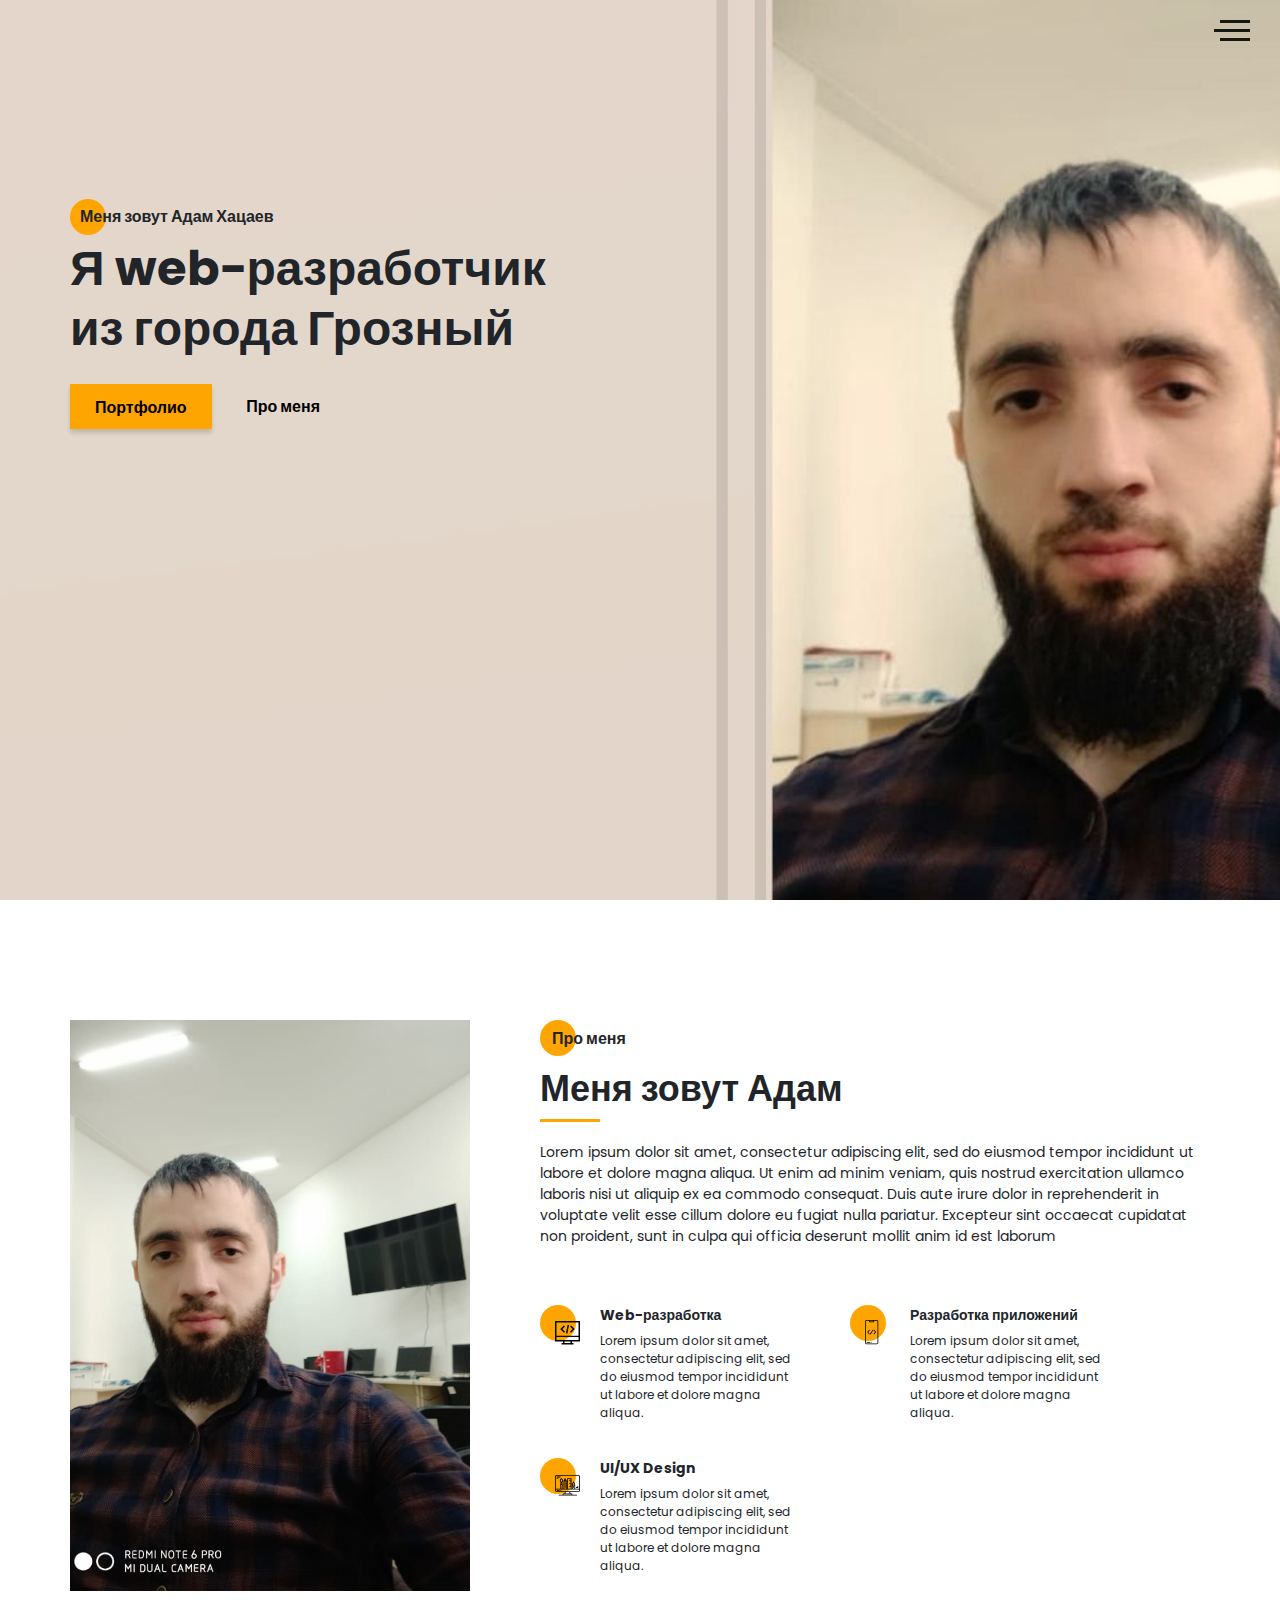
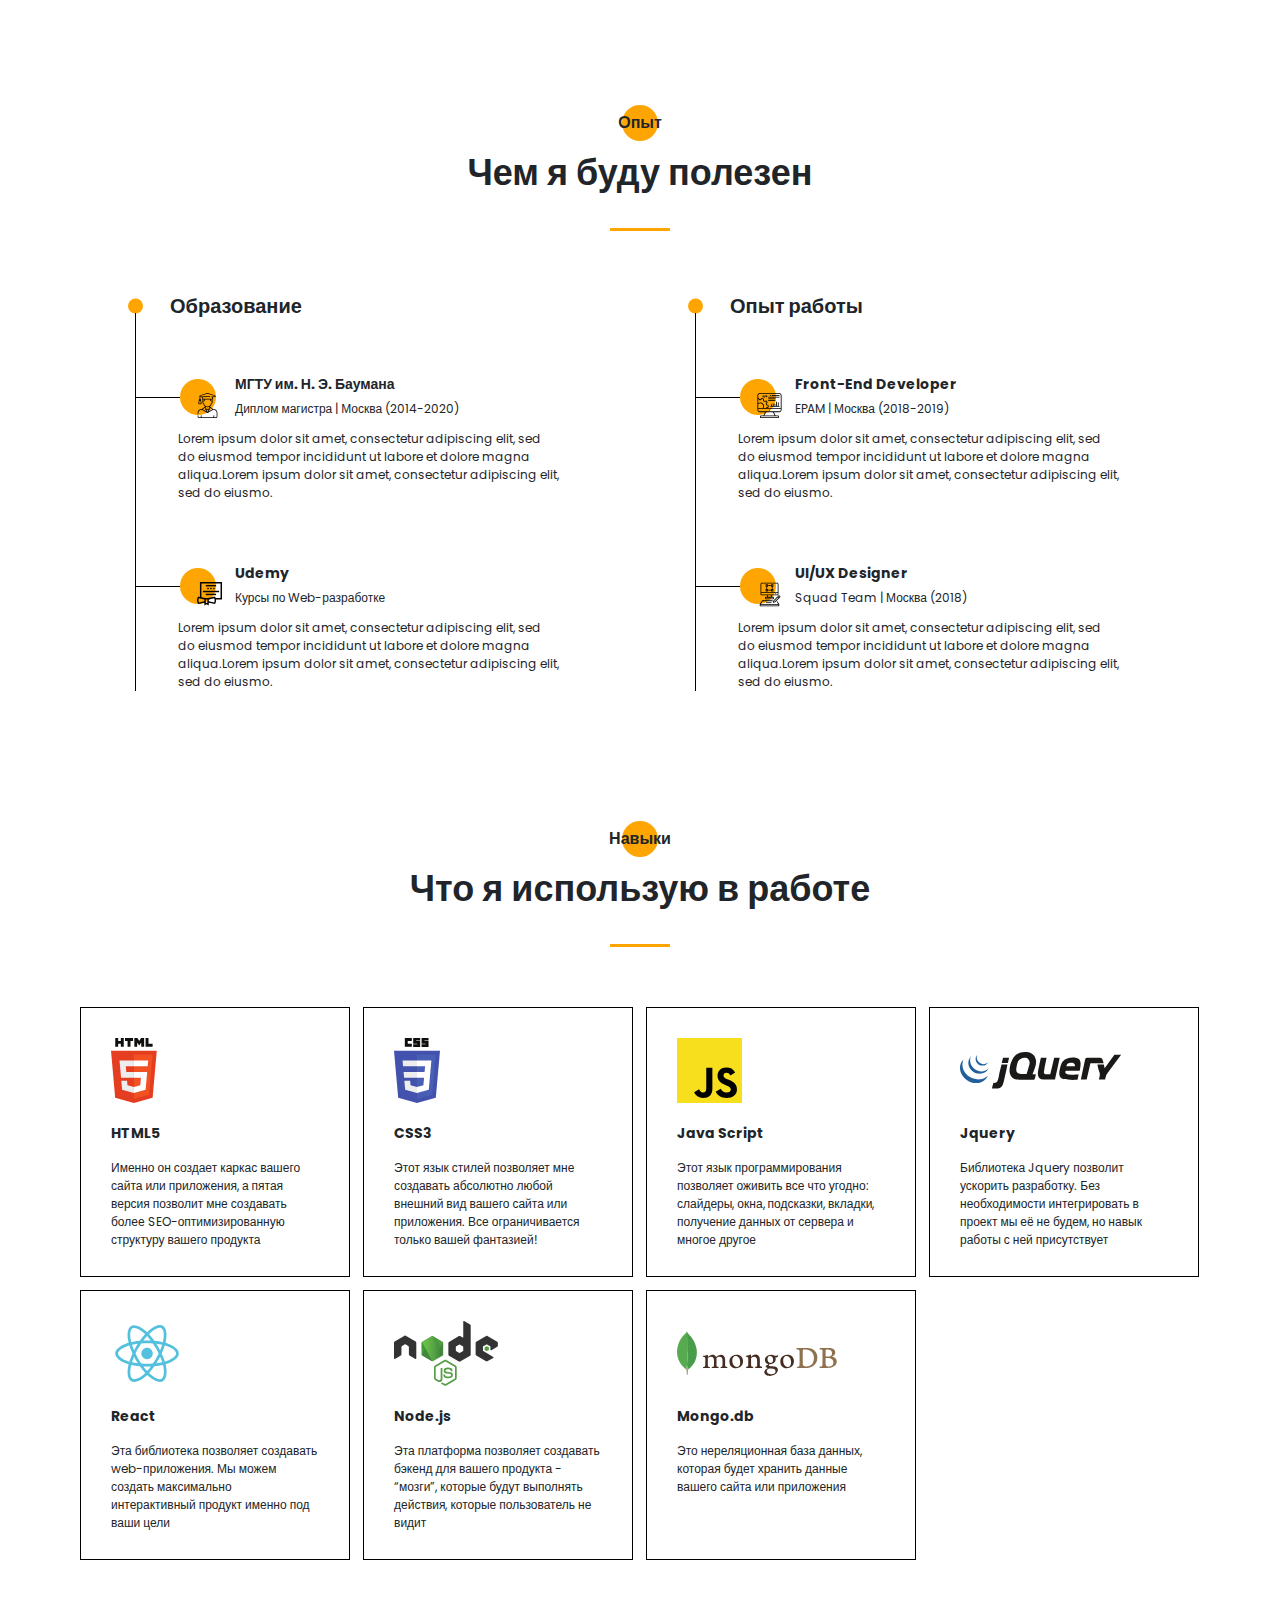
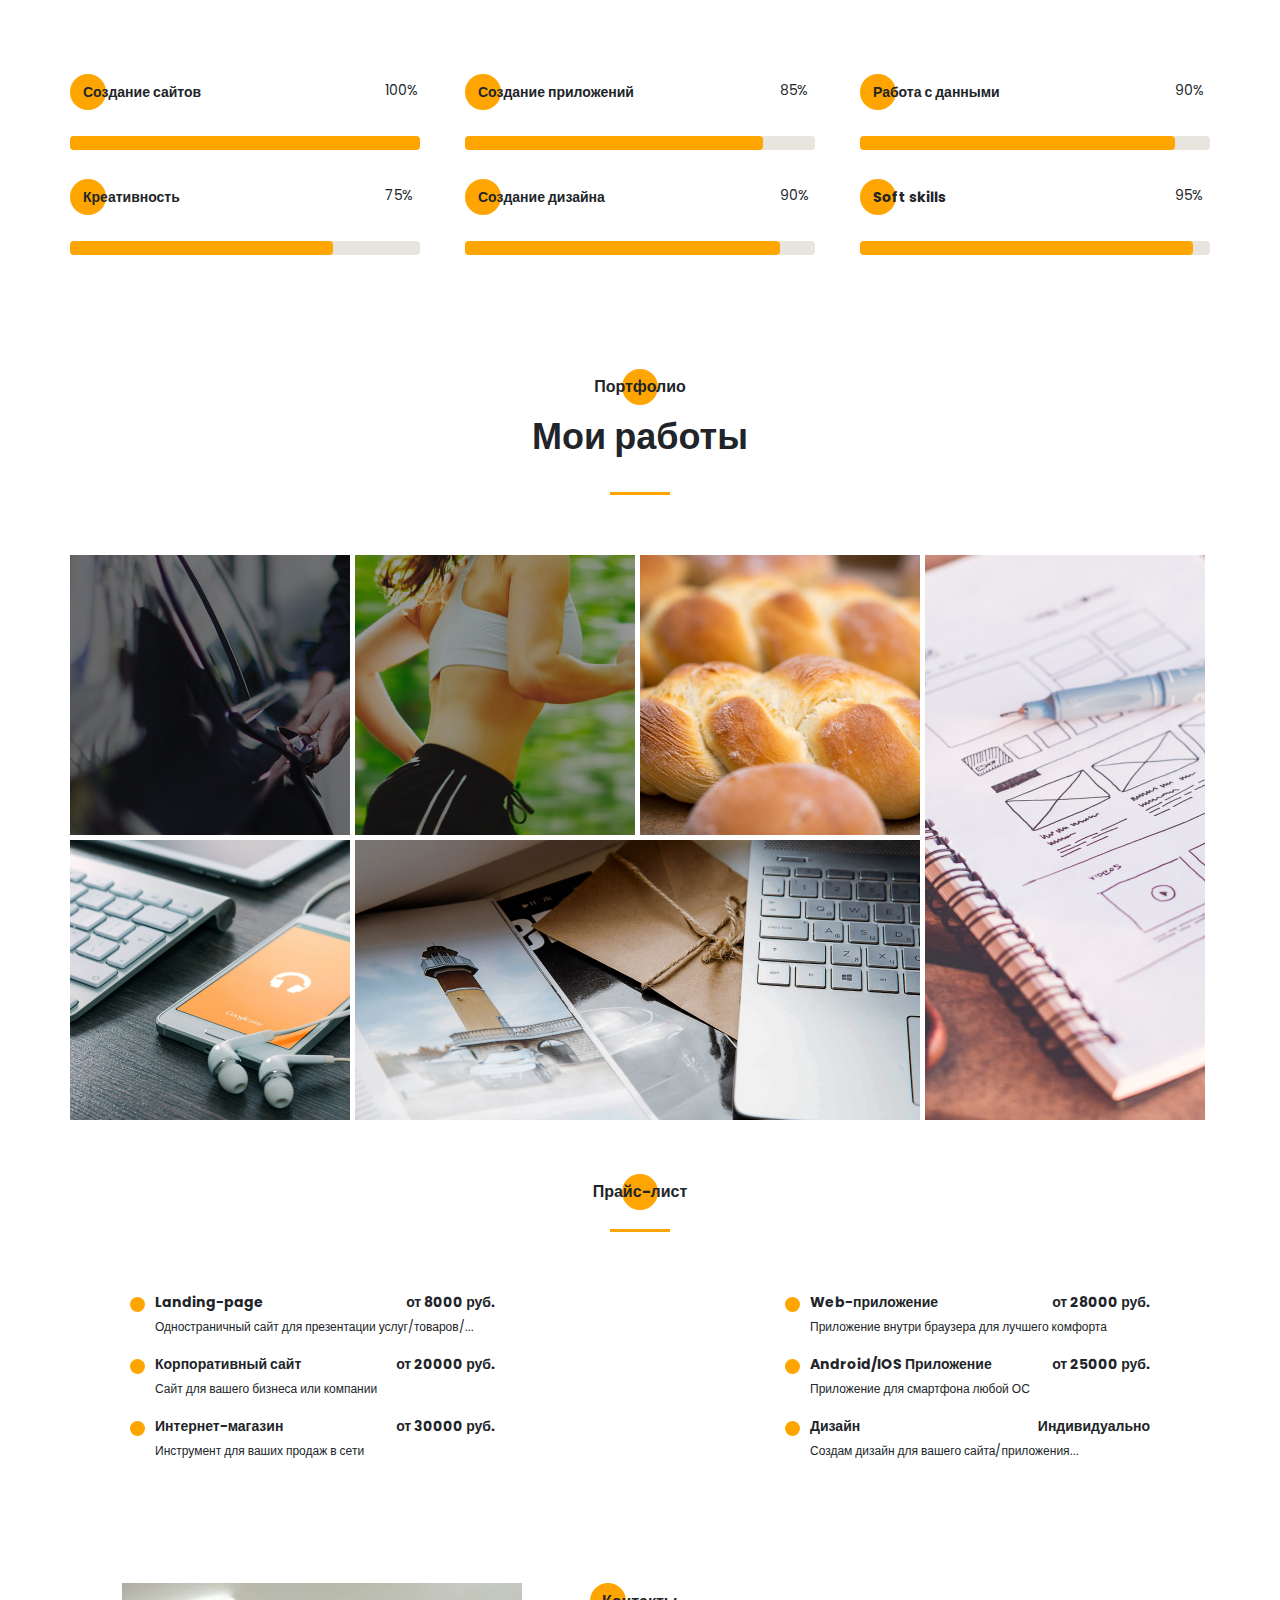
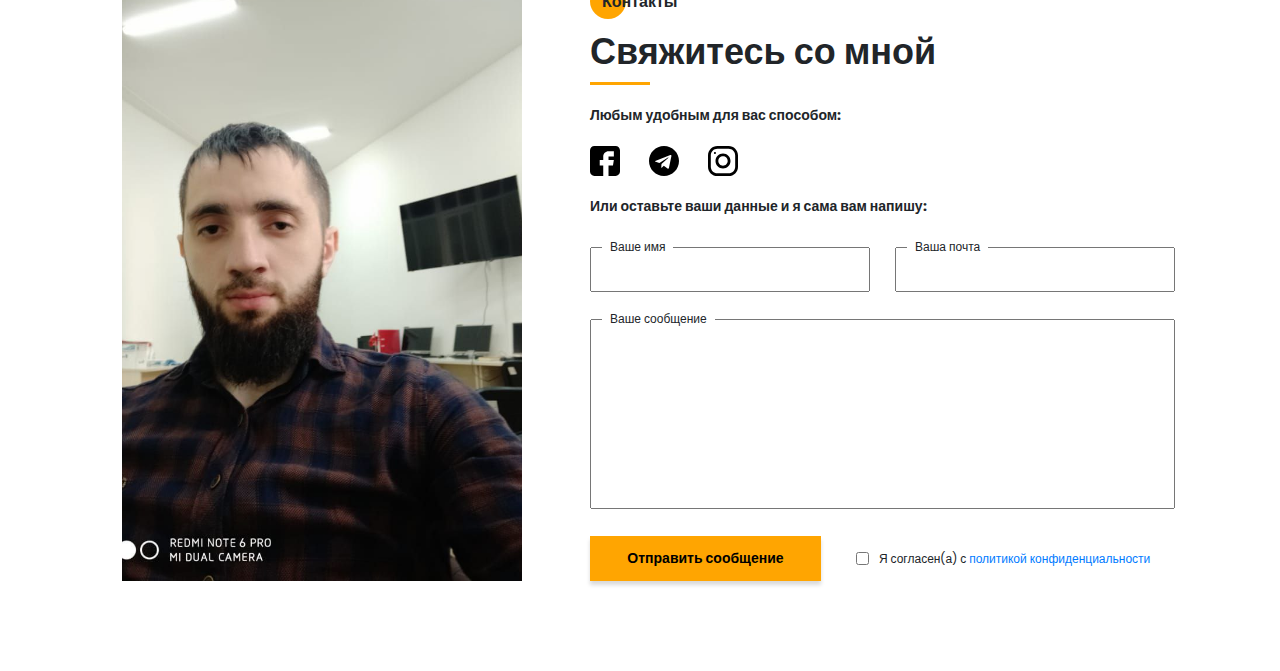
<file: index.html>
<!DOCTYPE html><html lang="ru"><head><meta charset="UTF-8"><meta name="viewport" content="width=device-width,initial-scale=1"><meta http-equiv="X-UA-Compatible" content="ie=edge"><title>Portfolio</title><meta name="title" content="Мое портфолио"><meta name="description" content="Здесь вы сможете ознакомиться с моими работами и узнать больше обо мне"><!-- Open Graph / Facebook --><meta property="og:type" content="website"><meta property="og:url" content="https://metatags.io/"><meta property="og:title" content="Мое портфолио"><meta property="og:description" content="Здесь вы сможете ознакомиться с моими работами и узнать больше обо мне"><meta property="og:image" content="https://metatags.io/assets/meta-tags-16a33a6a8531e519cc0936fbba0ad904e52d35f34a46c97a2c9f6f7dd7d336f2.png"><!-- Twitter --><meta property="twitter:card" content="summary_large_image"><meta property="twitter:url" content="https://metatags.io/"><meta property="twitter:title" content="Мое портфолио"><meta property="twitter:description" content="Здесь вы сможете ознакомиться с моими работами и узнать больше обо мне"><meta property="twitter:image" content="https://metatags.io/assets/meta-tags-16a33a6a8531e519cc0936fbba0ad904e52d35f34a46c97a2c9f6f7dd7d336f2.png"><!-- Favicon  --><link rel="apple-touch-icon" sizes="57x57" href="icons/favicon//apple-icon-57x57.png"><link rel="apple-touch-icon" sizes="60x60" href="icons/favicon//apple-icon-60x60.png"><link rel="apple-touch-icon" sizes="72x72" href="icons/favicon//apple-icon-72x72.png"><link rel="apple-touch-icon" sizes="76x76" href="icons/favicon//apple-icon-76x76.png"><link rel="apple-touch-icon" sizes="114x114" href="icons/favicon//apple-icon-114x114.png"><link rel="apple-touch-icon" sizes="120x120" href="icons/favicon//apple-icon-120x120.png"><link rel="apple-touch-icon" sizes="144x144" href="icons/favicon//apple-icon-144x144.png"><link rel="apple-touch-icon" sizes="152x152" href="icons/favicon//apple-icon-152x152.png"><link rel="apple-touch-icon" sizes="180x180" href="icons/favicon//apple-icon-180x180.png"><link rel="icon" type="image/png" sizes="192x192" href="icons/favicon//android-icon-192x192.png"><link rel="icon" type="image/png" sizes="32x32" href="icons/favicon//favicon-32x32.png"><link rel="icon" type="image/png" sizes="96x96" href="icons/favicon//favicon-96x96.png"><link rel="icon" type="image/png" sizes="16x16" href="icons/favicon//favicon-16x16.png"><link rel="manifest" href="icons/favicon//manifest.json"><meta name="msapplication-TileColor" content="#ffffff"><meta name="msapplication-TileImage" content="icons/favicon//ms-icon-144x144.png"><meta name="theme-color" content="#ffffff"><link rel="stylesheet" href="css/style.min.css"></head><body><aside class="sidepanel"><a href="#" class="sidepanel__link"><svg width="20" height="20" viewBox="0 0 20 20" fill="none" xmlns="http://www.w3.org/2000/svg"><path d="M-7.46167e-07 2.92969L-1.28061e-07 17.0703C-5.74539e-08 18.6856 1.31439 20 2.92969 20L17.0703 20C18.6856 20 20 18.6856 20 17.0703L20 11.1719L12.9297 11.1719L12.9297 13.5156L9.41406 13.5156L9.41406 11.1719L7.03125 11.1719C5.09262 11.1719 3.51562 9.59488 3.51562 7.65625L3.51562 4.10156L7.03125 4.10156L7.03125 7.65625L9.41406 7.65625L9.41406 4.10156L12.9297 4.6875L12.9297 7.65625L20 7.65625L20 2.92969C20 1.31439 18.6856 -8.16774e-07 17.0703 -7.46167e-07L2.92969 -1.28061e-07C1.31439 -5.74539e-08 -8.16774e-07 1.31439 -7.46167e-07 2.92969Z" fill="black"/></svg> </a><a href="#" class="sidepanel__link"><svg width="20" height="20" viewBox="0 0 20 20" fill="none" xmlns="http://www.w3.org/2000/svg"><path d="M-6.01032e-07 6.25L-2.73196e-07 13.75C-1.22337e-07 17.2012 2.79875 20 6.25 20L13.75 20C17.2013 20 20 17.2012 20 13.75L20 6.25C20 2.79875 17.2012 -7.51891e-07 13.75 -6.01032e-07L6.25 -2.73196e-07C2.79875 -1.22337e-07 -7.51891e-07 2.79875 -6.01032e-07 6.25ZM13.75 1.875C16.1625 1.875 18.125 3.8375 18.125 6.25L18.125 13.75C18.125 16.1625 16.1625 18.125 13.75 18.125L6.25 18.125C3.8375 18.125 1.875 16.1625 1.875 13.75L1.875 6.25C1.875 3.8375 3.8375 1.875 6.25 1.875L13.75 1.875Z" fill="black"/><path d="M5 10C5 12.7612 7.23875 15 10 15C12.7613 15 15 12.7612 15 10C15 7.23875 12.7612 5 10 5C7.23875 5 5 7.23875 5 10ZM13.125 10C13.125 11.7225 11.7225 13.125 10 13.125C8.27625 13.125 6.875 11.7225 6.875 10C6.875 8.2775 8.27625 6.875 10 6.875C11.7225 6.875 13.125 8.2775 13.125 10Z" fill="black"/><path d="M5.29123 4.625C5.29123 4.25704 4.99295 3.95875 4.62499 3.95875C4.25703 3.95875 3.95874 4.25704 3.95874 4.625C3.95874 4.99296 4.25703 5.29125 4.62499 5.29125C4.99295 5.29125 5.29123 4.99296 5.29123 4.625Z" fill="black"/></svg> </a><a href="#" class="sidepanel__link"><svg width="19" height="20" viewBox="0 0 19 20" fill="none" xmlns="http://www.w3.org/2000/svg"><path d="M-4.37114e-07 9.99951C-1.95608e-07 15.5245 4.36167 19.9995 9.74107 19.9995C14.0457 19.9995 17.6962 17.1345 18.9832 13.162C19.0749 12.662 18.7734 12.4787 18.5148 12.4787C18.2835 12.4787 17.6706 12.487 16.8585 12.4912C17.4459 15.2728 15.5517 15.8595 15.5517 15.8595C14.4274 16.3145 14.1267 16.972 14.1267 16.972C13.5228 17.8778 13.5352 16.902 13.5352 16.902C13.603 15.8978 14.5389 15.3703 14.5389 15.3703C16.0283 14.4787 15.5979 13.0295 15.3493 12.4578C14.719 12.3678 14.2903 12.1103 14.0466 11.8245C13.8029 14.0453 12.9652 16.3795 9.23304 16.3795C8.16988 16.3795 7.30085 15.992 6.61933 15.3503C6.37316 15.4628 5.3827 15.8003 4.04116 15.2628C4.04116 15.2628 3.78012 14.4253 5.03988 12.5128C4.82345 11.7128 4.71606 10.8628 4.7111 10.0128C4.71606 9.16284 4.82345 8.31285 5.03988 7.51284C3.78012 5.61285 4.04116 4.77535 4.04116 4.77535C5.3827 4.23785 6.37316 4.57534 6.61933 4.67535C7.30085 4.03785 8.16988 3.65035 9.23304 3.65035C12.9752 3.65035 13.7987 5.98784 14.0383 8.21284C14.3307 7.86284 14.928 7.53784 15.8408 7.53784C17.1444 7.53784 18.1918 7.55034 18.5082 7.55034C18.7635 7.55034 19.0683 7.37534 18.9708 6.86284C17.692 2.86201 14.0391 -0.000488895 9.74107 -0.000488707C4.36167 -0.000488472 -6.7851e-07 4.47701 -4.37114e-07 9.99951Z" fill="#212121"/></svg></a><div class="sidepanel__divider"></div><div class="sidepanel__text"><span>Социальные сети</span></div></aside><div class="menu"><div class="menu__block"><div class="menu__close"><svg width="29" height="30" viewBox="0 0 29 30" fill="none" xmlns="http://www.w3.org/2000/svg"><path d="M17.1568 14.5231L28.4489 3.23075C29.1837 2.49623 29.1837 1.30861 28.4489 0.574085C27.7144 -0.160437 26.5267 -0.160437 25.7922 0.574085L14.4998 11.8665L3.20781 0.574085C2.47295 -0.160437 1.28567 -0.160437 0.551149 0.574085C-0.183716 1.30861 -0.183716 2.49623 0.551149 3.23075L11.8432 14.5231L0.551149 25.8155C-0.183716 26.55 -0.183716 27.7376 0.551149 28.4721C0.917206 28.8385 1.39852 29.0226 1.87948 29.0226C2.36045 29.0226 2.84141 28.8385 3.20781 28.4721L14.4998 17.1798L25.7922 28.4721C26.1586 28.8385 26.6396 29.0226 27.1205 29.0226C27.6015 29.0226 28.0825 28.8385 28.4489 28.4721C29.1837 27.7376 29.1837 26.55 28.4489 25.8155L17.1568 14.5231Z" fill="black"/></svg></div><nav><ul class="menu__list"><li class="menu__link"><a href="#">ПРО МЕНЯ</a></li><li class="menu__link"><a href="#">МОЙ ОПЫТ</a></li><li class="menu__link"><a href="#">МОИ НАВЫКИ</a></li><li class="menu__link"><a href="#">МОИ РАБОТЫ</a></li><li class="menu__link"><a href="#">ПРАЙС-ЛИСТ</a></li><li class="menu__link"><a href="#">КОНТАКТЫ</a></li></ul></nav><div class="menu__social"><a href="#"><svg width="20" height="19" viewBox="0 0 20 19" fill="none" xmlns="http://www.w3.org/2000/svg"><path d="M10 0C4.475 0 0 4.36167 0 9.74107C0 14.0457 2.865 17.6962 6.8375 18.9832C7.3375 19.0749 7.52083 18.7734 7.52083 18.5148C7.52083 18.2835 7.5125 17.6706 7.50833 16.8585C4.72667 17.4459 4.14 15.5517 4.14 15.5517C3.685 14.4274 3.0275 14.1267 3.0275 14.1267C2.12167 13.5228 3.0975 13.5352 3.0975 13.5352C4.10167 13.603 4.62917 14.5389 4.62917 14.5389C5.52083 16.0283 6.97 15.5979 7.54167 15.3493C7.63167 14.719 7.88917 14.2903 8.175 14.0466C5.95417 13.8029 3.62 12.9652 3.62 9.23304C3.62 8.16988 4.0075 7.30085 4.64917 6.61934C4.53667 6.37317 4.19917 5.3827 4.73667 4.04116C4.73667 4.04116 5.57417 3.78012 7.48667 5.03988C8.28667 4.82345 9.13667 4.71606 9.98667 4.7111C10.8367 4.71606 11.6867 4.82345 12.4867 5.03988C14.3867 3.78012 15.2242 4.04116 15.2242 4.04116C15.7617 5.3827 15.4242 6.37317 15.3242 6.61934C15.9617 7.30085 16.3492 8.16988 16.3492 9.23304C16.3492 12.9752 14.0117 13.7987 11.7867 14.0383C12.1367 14.3307 12.4617 14.928 12.4617 15.8408C12.4617 17.1444 12.4492 18.1918 12.4492 18.5082C12.4492 18.7635 12.6242 19.0683 13.1367 18.9708C17.1375 17.692 20 14.0391 20 9.74107C20 4.36167 15.5225 0 10 0Z" fill="#212121"/></svg> </a><a href="#"><svg width="20" height="20" viewBox="0 0 20 20" fill="none" xmlns="http://www.w3.org/2000/svg"><path d="M13.7495 0L6.24951 0C2.79826 0 -0.000488281 2.79875 -0.000488281 6.25L-0.000488281 13.75C-0.000488281 17.2013 2.79826 20 6.24951 20L13.7495 20C17.2008 20 19.9995 17.2013 19.9995 13.75L19.9995 6.25C19.9995 2.79875 17.2008 0 13.7495 0ZM18.1245 13.75C18.1245 16.1625 16.162 18.125 13.7495 18.125L6.24951 18.125C3.83701 18.125 1.87451 16.1625 1.87451 13.75L1.87451 6.25C1.87451 3.8375 3.83701 1.875 6.24951 1.875L13.7495 1.875C16.162 1.875 18.1245 3.8375 18.1245 6.25L18.1245 13.75Z" fill="black"/><path d="M9.99951 5C7.23826 5 4.99951 7.23875 4.99951 10C4.99951 12.7613 7.23826 15 9.99951 15C12.7608 15 14.9995 12.7613 14.9995 10C14.9995 7.23875 12.7608 5 9.99951 5ZM9.99951 13.125C8.27701 13.125 6.87451 11.7225 6.87451 10C6.87451 8.27625 8.27701 6.875 9.99951 6.875C11.722 6.875 13.1245 8.27625 13.1245 10C13.1245 11.7225 11.722 13.125 9.99951 13.125Z" fill="black"/><path d="M15.3745 5.29123C15.7425 5.29123 16.0408 4.99295 16.0408 4.62499C16.0408 4.25703 15.7425 3.95874 15.3745 3.95874C15.0065 3.95874 14.7083 4.25703 14.7083 4.62499C14.7083 4.99295 15.0065 5.29123 15.3745 5.29123Z" fill="black"/></svg> </a><a href="#"><svg width="20" height="20" viewBox="0 0 20 20" fill="none" xmlns="http://www.w3.org/2000/svg"><path d="M17.0698 0L2.9292 0C1.3139 0 -0.000488281 1.31439 -0.000488281 2.92969L-0.000488281 17.0703C-0.000488281 18.6856 1.3139 20 2.9292 20L8.82764 20L8.82764 12.9297L6.48389 12.9297L6.48389 9.41406L8.82764 9.41406L8.82764 7.03125C8.82764 5.09262 10.4046 3.51563 12.3433 3.51563L15.8979 3.51563L15.8979 7.03125L12.3433 7.03125L12.3433 9.41406L15.8979 9.41406L15.312 12.9297L12.3433 12.9297L12.3433 20L17.0698 20C18.6851 20 19.9995 18.6856 19.9995 17.0703L19.9995 2.92969C19.9995 1.31439 18.6851 0 17.0698 0Z" fill="black"/></svg></a></div></div><div class="menu__overlay"></div></div><section class="promo"><div class="hamburger"><span></span> <span class="long"></span> <span></span></div><div class="container"><div class="title title_fz16 promo__subtitle">Меня зовут Адам Хацаев</div><h1 class="title title_fz48 promo__title">Я web-разработчик из города Грозный</h1><div class="promo__btns"><a href="#" class="promo__link btn">Портфолио</a> <a href="#" class="promo__link">Про меня</a></div></div></section><section class="about"><div class="container"><div class="about__wrapper"><div class="about__photo"><img src="img/main_fhoto.jpg" alt="photo"></div><div class="about__descr"><h2 class="title title_fz16 about__title">Про меня</h2><div class="title title_fz36 about__subtitle">Меня зовут Адам</div><div class="divider"></div><p class="about__text">Lorem ipsum dolor sit amet, consectetur adipiscing elit, sed do eiusmod tempor incididunt ut labore et dolore magna aliqua. Ut enim ad minim veniam, quis nostrud exercitation ullamco laboris nisi ut aliquip ex ea commodo consequat. Duis aute irure dolor in reprehenderit in voluptate velit esse cillum dolore eu fugiat nulla pariatur. Excepteur sint occaecat cupidatat non proident, sunt in culpa qui officia deserunt mollit anim id est laborum</p></div><div class="about__skills"><div class="about__skills-item"><div class="about__skills-circle"><img src="icons/about_me/web_development.svg" alt="web-dev"></div><div><div class="title title_fz14">Web-разработка</div><p class="about__skills-text">Lorem ipsum dolor sit amet, consectetur adipiscing elit, sed do eiusmod tempor incididunt ut labore et dolore magna aliqua.</p></div></div><div class="about__skills-item"><div class="about__skills-circle"><img src="icons/about_me/mobile_dev.svg" alt="mobile-dev"></div><div><div class="title title_fz14">Разработка приложений</div><p class="about__skills-text">Lorem ipsum dolor sit amet, consectetur adipiscing elit, sed do eiusmod tempor incididunt ut labore et dolore magna aliqua.</p></div></div><div class="about__skills-item"><div class="about__skills-circle"><img src="icons/about_me/design.svg" alt="design"></div><div><div class="title title_fz14">UI/UX Design</div><p class="about__skills-text">Lorem ipsum dolor sit amet, consectetur adipiscing elit, sed do eiusmod tempor incididunt ut labore et dolore magna aliqua.</p></div></div></div></div></div></section><section class="resume"><div class="container"><h2 class="title title_fz16 title__section-title">Опыт</h2><div class="title title_fz36 title__section-subtitle">Чем я буду полезен</div><div class="divider"></div><div class="resume__wrapper"><div class="resume__column"><h3 class="title title_fz20 resume__column-title">Образование</h3><ul><li><div class="resume__item"><div class="resume__item-head"><div class="resume__item-icon"><img src="icons/experience/university.svg" alt="university"></div><h4 class="title title_fz14">МГТУ им. Н. Э. Баумана</h4><div class="resume__item-location">Диплом магистра | Москва (2014-2020)</div></div><p class="resume__item-body">Lorem ipsum dolor sit amet, consectetur adipiscing elit, sed do eiusmod tempor incididunt ut labore et dolore magna aliqua.Lorem ipsum dolor sit amet, consectetur adipiscing elit, sed do eiusmo.</p></div></li><li><div class="resume__item"><div class="resume__item-head"><div class="resume__item-icon"><img src="icons/experience/courses.svg" alt="courses"></div><h4 class="title title_fz14">Udemy</h4><div class="resume__item-location">Курсы по Web-разработке</div></div><p class="resume__item-body">Lorem ipsum dolor sit amet, consectetur adipiscing elit, sed do eiusmod tempor incididunt ut labore et dolore magna aliqua.Lorem ipsum dolor sit amet, consectetur adipiscing elit, sed do eiusmo.</p></div></li></ul></div><div class="resume__column"><h3 class="title title_fz20 resume__column-title">Опыт работы</h3><ul><li><div class="resume__item"><div class="resume__item-head"><div class="resume__item-icon"><img src="icons/experience/developer.svg" alt="developer"></div><h4 class="title title_fz14">Front-End Developer</h4><div class="resume__item-location">EPAM | Москва (2018-2019)</div></div><p class="resume__item-body">Lorem ipsum dolor sit amet, consectetur adipiscing elit, sed do eiusmod tempor incididunt ut labore et dolore magna aliqua.Lorem ipsum dolor sit amet, consectetur adipiscing elit, sed do eiusmo.</p></div></li><li><div class="resume__item"><div class="resume__item-head"><div class="resume__item-icon"><img src="icons/experience/designer.svg" alt="designer"></div><h4 class="title title_fz14">UI/UX Designer</h4><div class="resume__item-location">Squad Team | Москва (2018)</div></div><p class="resume__item-body">Lorem ipsum dolor sit amet, consectetur adipiscing elit, sed do eiusmod tempor incididunt ut labore et dolore magna aliqua.Lorem ipsum dolor sit amet, consectetur adipiscing elit, sed do eiusmo.</p></div></li></ul></div></div></div></section><section class="skills"><div class="container"><h2 class="title title_fz16 title__section-title">Навыки</h2><div class="title title_fz36 title__section-subtitle">Что я использую в работе</div><div class="divider"></div><div class="skills__items"><div class="skills__item"><div class="skills__item-img"><img src="icons/skills/html5.svg" alt="html5"></div><h3 class="title title_fz14">HTML5</h3><p>Именно он создает каркас вашего сайта или приложения, а пятая версия позволит мне создавать более SEO-оптимизированную структуру вашего продукта</p></div><div class="skills__item"><div class="skills__item-img"><img src="icons/skills/css3.svg" alt="css3"></div><h3 class="title title_fz14">CSS3</h3><p>Этот язык стилей позволяет мне создавать абсолютно любой внешний вид вашего сайта или приложения. Все ограничивается только вашей фантазией!</p></div><div class="skills__item"><div class="skills__item-img"><img src="icons/skills/js.svg" alt="java script"></div><h3 class="title title_fz14">Java Script</h3><p>Этот язык программирования позволяет оживить все что угодно: слайдеры, окна, подсказки, вкладки, получение данных от сервера и многое другое</p></div><div class="skills__item"><div class="skills__item-img"><img src="icons/skills/jquery.svg" alt="Jquery"></div><h3 class="title title_fz14">Jquery</h3><p>Библиотека Jquery позволит ускорить разработку. Без необходимости интегрировать в проект мы её не будем, но навык работы с ней присутствует</p></div><div class="skills__item"><div class="skills__item-img"><img src="icons/skills/react.svg" alt="React"></div><h3 class="title title_fz14">React</h3><p>Эта библиотека позволяет создавать web-приложения. Мы можем создать максимально интерактивный продукт именно под ваши цели</p></div><div class="skills__item"><div class="skills__item-img"><img src="icons/skills/node.js.svg" alt="Node.js"></div><h3 class="title title_fz14">Node.js</h3><p>Эта платформа позволяет создавать бэкенд для вашего продукта - “мозги”, которые будут выполнять действия, которые пользователь не видит</p></div><div class="skills__item"><div class="skills__item-img"><img src="icons/skills/mongo.db.svg" alt="Mongo.db"></div><h3 class="title title_fz14">Mongo.db</h3><p>Это нереляционная база данных, которая будет хранить данные вашего сайта или приложения</p></div></div><div class="skills__ratings"><div class="skills__ratings-item"><div class="title title_fz14 skills__ratings-title">Создание сайтов</div><div class="skills__ratings-counter">100%</div><div class="skills__ratings-line"><span></span></div></div><div class="skills__ratings-item"><div class="title title_fz14 skills__ratings-title">Создание приложений</div><div class="skills__ratings-counter">85%</div><div class="skills__ratings-line"><span></span></div></div><div class="skills__ratings-item"><div class="title title_fz14 skills__ratings-title">Работа с данными</div><div class="skills__ratings-counter">90%</div><div class="skills__ratings-line"><span></span></div></div><div class="skills__ratings-item"><div class="title title_fz14 skills__ratings-title">Креативность</div><div class="skills__ratings-counter">75%</div><div class="skills__ratings-line"><span></span></div></div><div class="skills__ratings-item"><div class="title title_fz14 skills__ratings-title">Создание дизайна</div><div class="skills__ratings-counter">90%</div><div class="skills__ratings-line"><span></span></div></div><div class="skills__ratings-item"><div class="title title_fz14 skills__ratings-title">Soft skills</div><div class="skills__ratings-counter">95%</div><div class="skills__ratings-line"><span></span></div></div></div></div></section><section class="portfolio"><div class="container"><h2 class="title title_fz16 title__section-title">Портфолио</h2><div class="title title_fz36 title__section-subtitle">Мои работы</div><div class="divider"></div><div class="portfolio__wrapper"><a href="#" class="portfolio__item"><img src="img/works/uber.jpg" alt="uber"> </a><a href="#" class="portfolio__item"><img src="img/works/pulse.jpg" alt="pulse"> </a><a href="#" class="portfolio__item"><img src="img/works/bread.jpg" alt="test"> </a><a href="#" class="portfolio__item vertical"><img src="img/works/plans.jpg" alt="test"> </a><a href="#" class="portfolio__item"><img src="img/works/ipad.jpg" alt="test"> </a><a href="#" class="portfolio__item horizontal"><img src="img/works/mac.jpg" alt="test"></a></div></div></section><section class="price"><div class="container"><h2 class="title title_fz16 title__section-title">Прайс-лист</h2><div class="divider"></div><div class="price__wrapper"><div class="price__item"><div class="price__type">Landing-page</div><div class="price__count">от 8000 руб.</div><div class="price__descr">Одностраничный сайт для презентации услуг/товаров/...</div></div><div class="price__item"><div class="price__type">Web-приложение</div><div class="price__count">от 28000 руб.</div><div class="price__descr">Приложение внутри браузера для лучшего комфорта</div></div><div class="price__item"><div class="price__type">Корпоративный сайт</div><div class="price__count">от 20000 руб.</div><div class="price__descr">Сайт для вашего бизнеса или компании</div></div><div class="price__item"><div class="price__type">Android/IOS Приложение</div><div class="price__count">от 25000 руб.</div><div class="price__descr">Приложение для смартфона любой ОС</div></div><div class="price__item"><div class="price__type">Интернет-магазин</div><div class="price__count">от 30000 руб.</div><div class="price__descr">Инструмент для ваших продаж в сети</div></div><div class="price__item"><div class="price__type">Дизайн</div><div class="price__count">Индивидуально</div><div class="price__descr">Создам дизайн для вашего сайта/приложения...</div></div></div></div></section><section class="contacts"><div class="container"><div class="contacts__wrapper"><div class="contacts__photo"><img src="img/main_fhoto.jpg" alt="photo"></div><div class="contacts__descr"><h2 class="title title_fz16 contacts__title">Контакты</h2><div class="title title_fz36 contacts__subtitle">Свяжитесь со мной</div><div class="divider"></div><div class="title title_fz14 contacts__text">Любым удобным для вас способом:</div><div class="contacts__social"><a href="#" class="contacts__link"><img src="icons/social/facebook_straight.svg" alt="facebook"> </a><a href="#" class="contacts__link"><img src="icons/social/telegram.svg" alt="telegram"> </a><a href="#" class="contacts__link"><img src="icons/social/instagram_straight.svg" alt="instagram"></a></div><div class="title title_fz14 contacts__text">Или оставьте ваши данные и я сама вам напишу:</div><form action="#" class="contacts__form"><div class="contacts__input"><input required name="name" id="name" type="text"> <label for="name">Ваше имя</label></div><div class="contacts__input"><input required name="email" id="email" type="email"> <label for="email">Ваша почта</label></div><div class="contacts__textarea"><textarea name="text" id="text"></textarea> <label for="text">Ваше сообщение</label></div><div class="contacts__triggers"><button class="contacts__btn btn">Отправить сообщение</button><div class="contacts__policy"><input required type="checkbox"> <span>Я согласен(а) с <a href="/policy.html">политикой конфиденциальности</a></span></div></div></form></div></div></div></section><script src="js/script.js"></script></body></html>
</file>
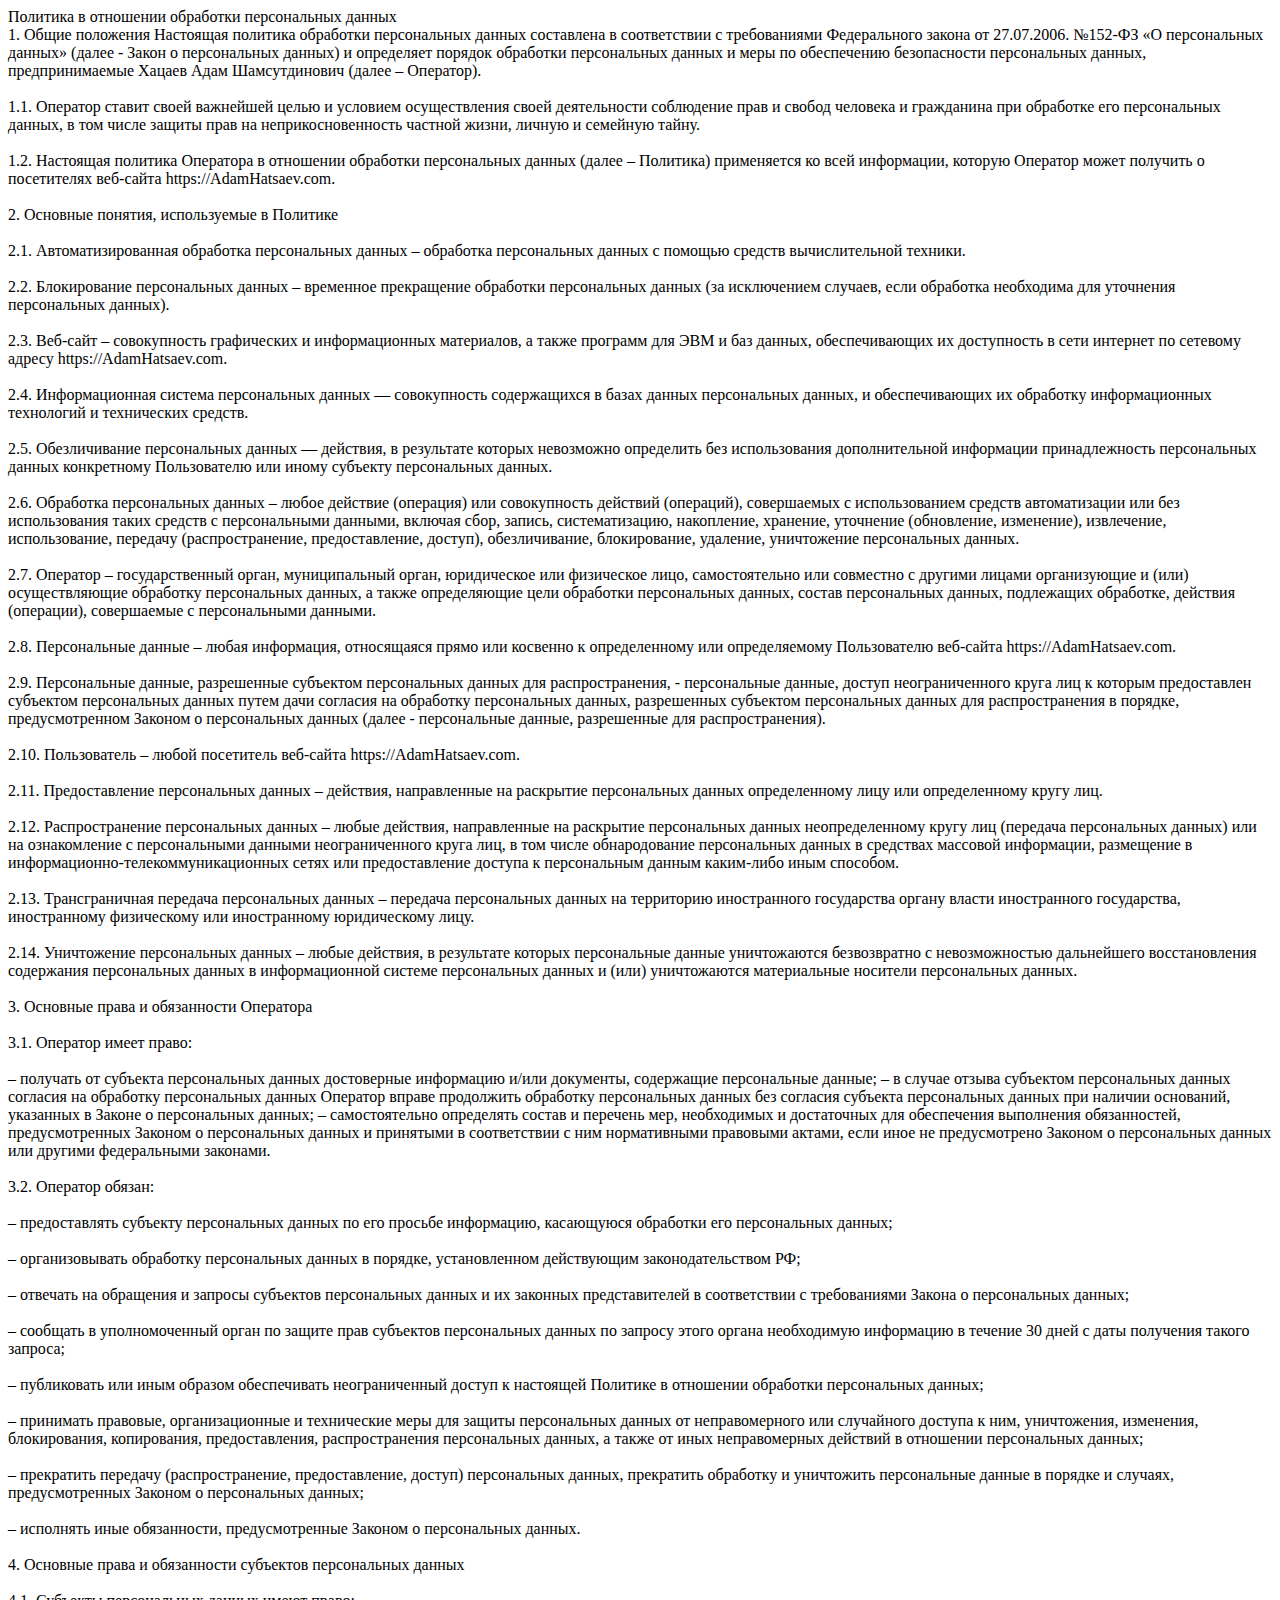
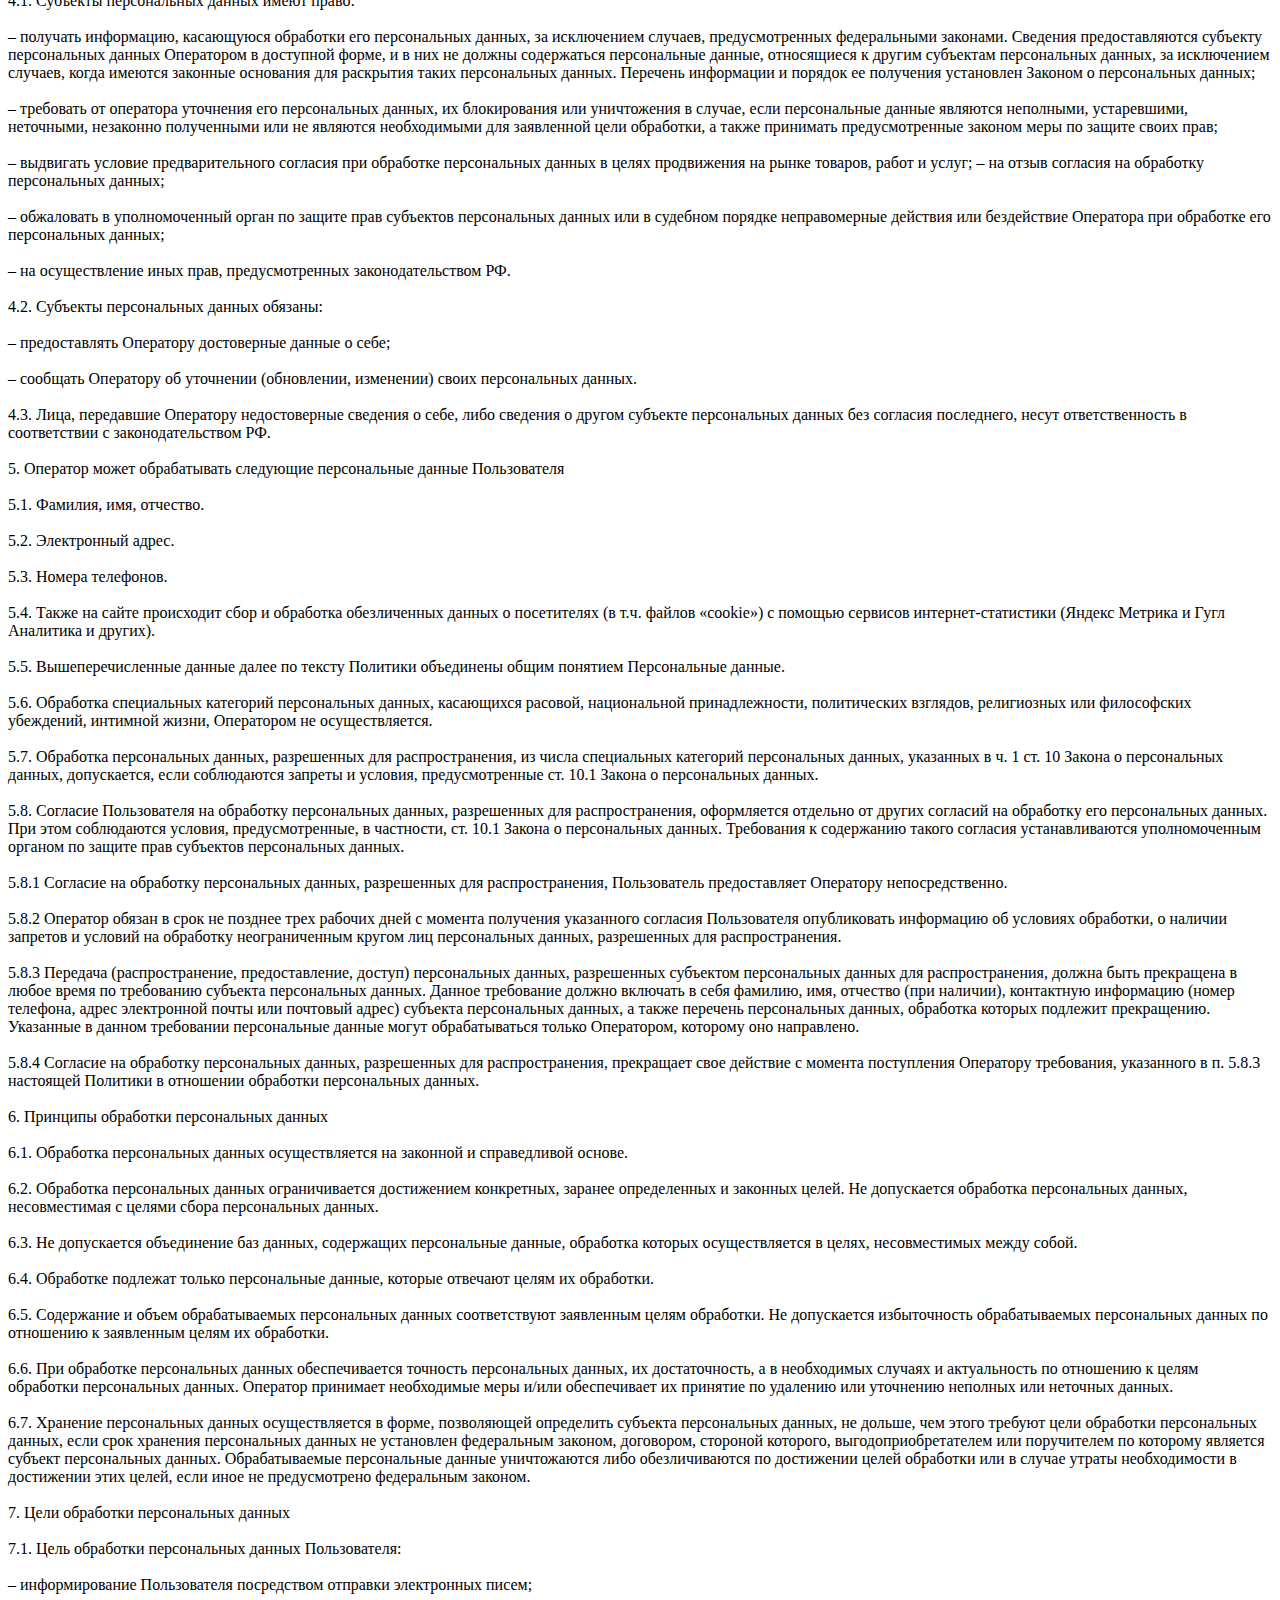
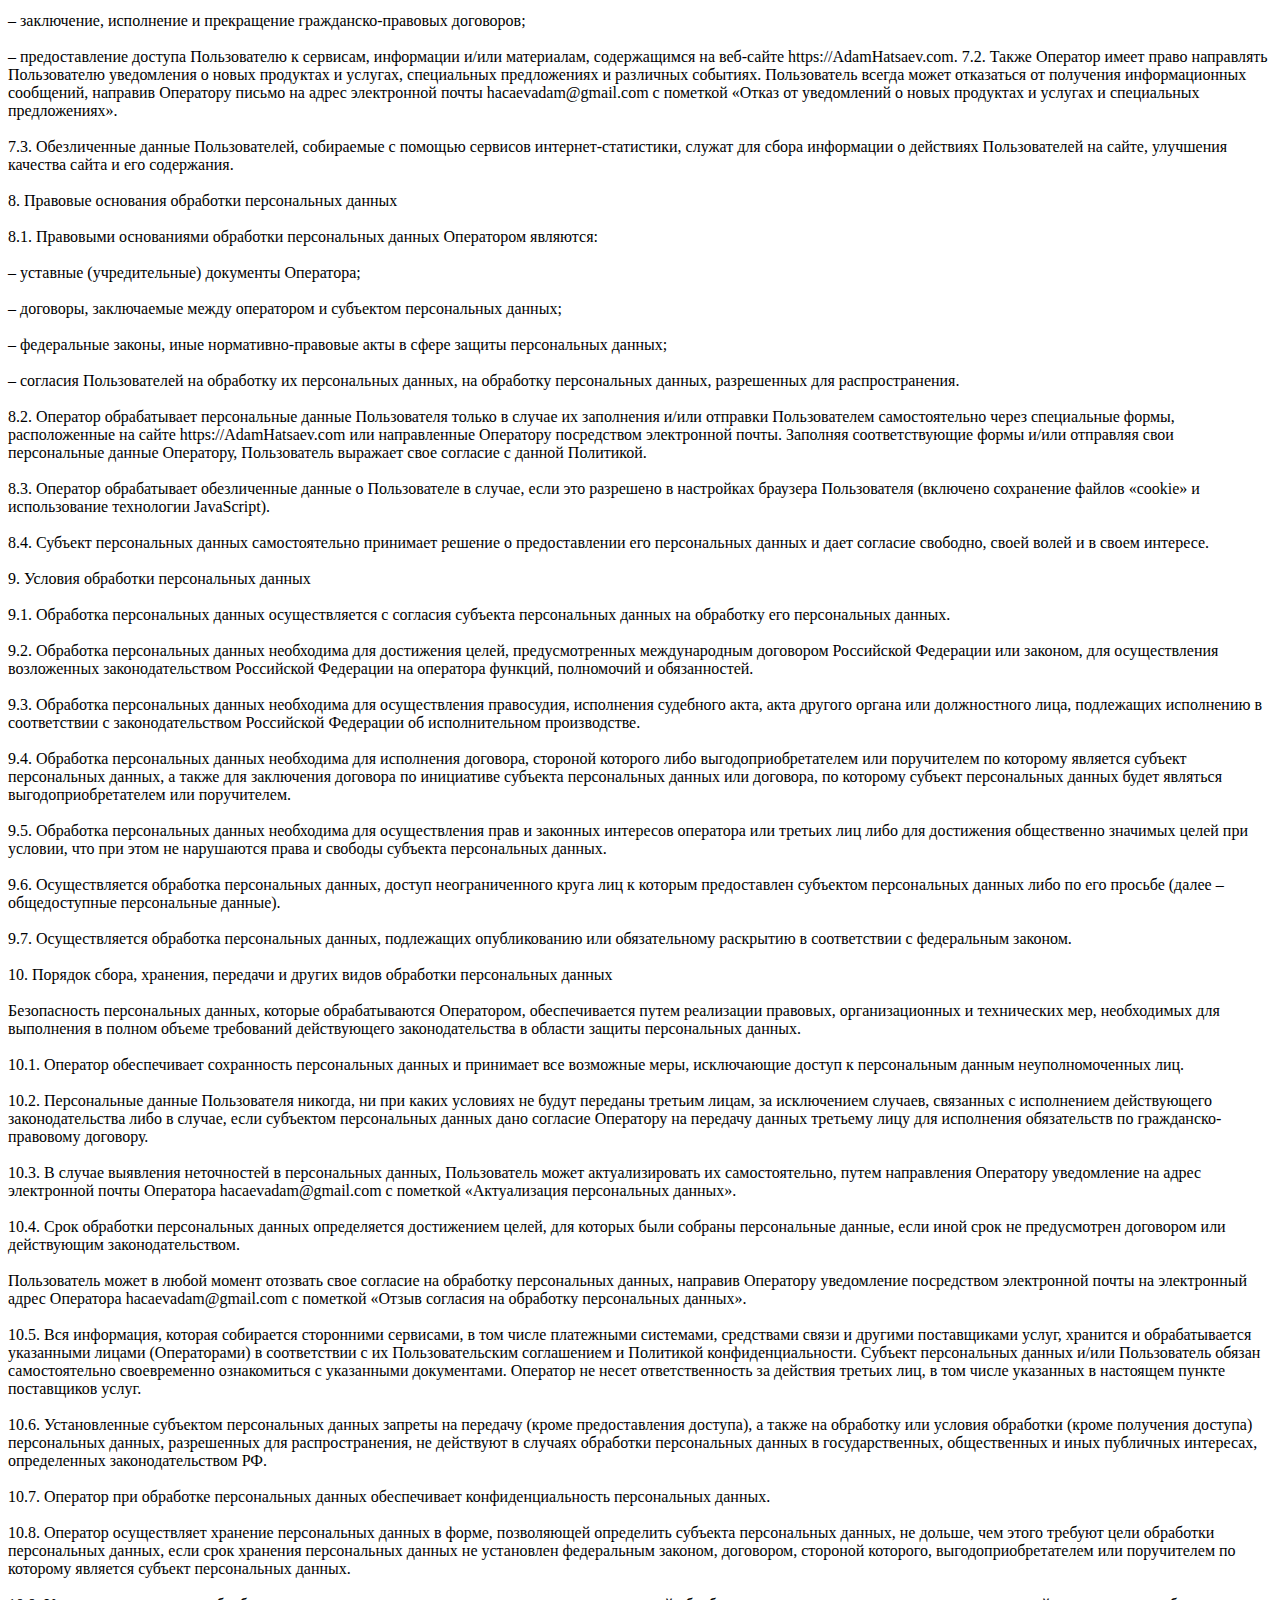
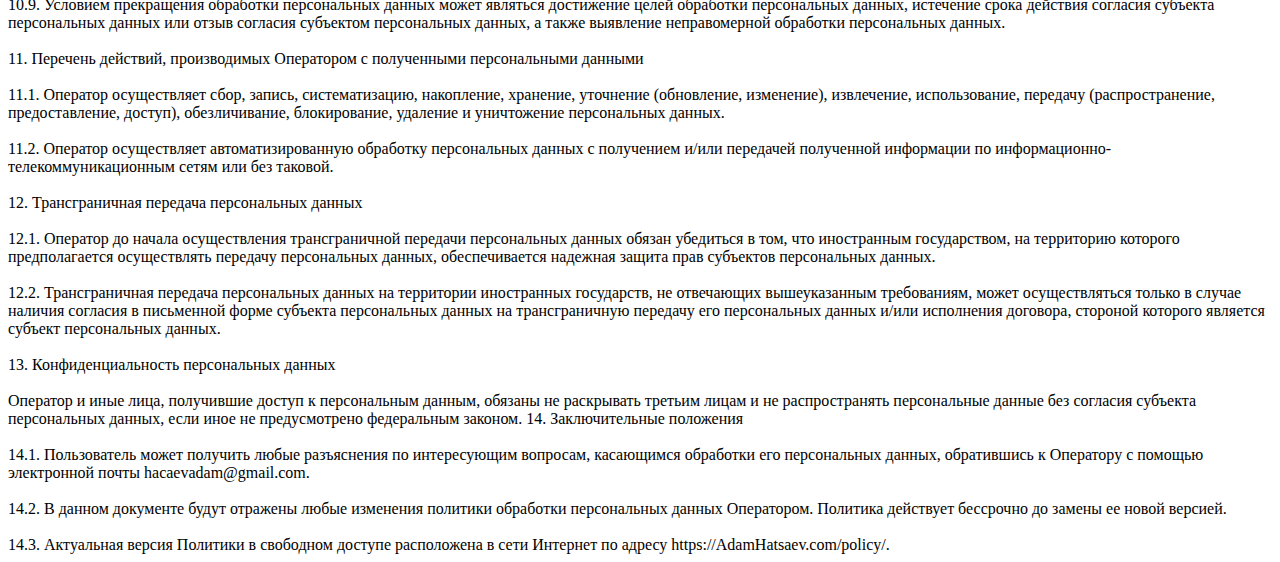
<file: policy.html>
<!DOCTYPE html><html lang="en"><head><meta charset="UTF-8"><meta http-equiv="X-UA-Compatible" content="IE=edge"><meta name="viewport" content="width=device-width,initial-scale=1"><title>policy</title></head><body><div class="policy">Политика в отношении обработки персональных данных<br>1. Общие положения Настоящая политика обработки персональных данных составлена в соответствии с требованиями Федерального закона от 27.07.2006. №152-ФЗ «О персональных данных» (далее - Закон о персональных данных) и определяет порядок обработки персональных данных и меры по обеспечению безопасности персональных данных, предпринимаемые Хацаев Адам Шамсутдинович (далее – Оператор).<br><br>1.1. Оператор ставит своей важнейшей целью и условием осуществления своей деятельности соблюдение прав и свобод человека и гражданина при обработке его персональных данных, в том числе защиты прав на неприкосновенность частной жизни, личную и семейную тайну.<br><br>1.2. Настоящая политика Оператора в отношении обработки персональных данных (далее – Политика) применяется ко всей информации, которую Оператор может получить о посетителях веб-сайта https://AdamHatsaev.com.<br><br>2. Основные понятия, используемые в Политике<br><br>2.1. Автоматизированная обработка персональных данных – обработка персональных данных с помощью средств вычислительной техники.<br><br>2.2. Блокирование персональных данных – временное прекращение обработки персональных данных (за исключением случаев, если обработка необходима для уточнения персональных данных).<br><br>2.3. Веб-сайт – совокупность графических и информационных материалов, а также программ для ЭВМ и баз данных, обеспечивающих их доступность в сети интернет по сетевому адресу https://AdamHatsaev.com.<br><br>2.4. Информационная система персональных данных — совокупность содержащихся в базах данных персональных данных, и обеспечивающих их обработку информационных технологий и технических средств.<br><br>2.5. Обезличивание персональных данных — действия, в результате которых невозможно определить без использования дополнительной информации принадлежность персональных данных конкретному Пользователю или иному субъекту персональных данных.<br><br>2.6. Обработка персональных данных – любое действие (операция) или совокупность действий (операций), совершаемых с использованием средств автоматизации или без использования таких средств с персональными данными, включая сбор, запись, систематизацию, накопление, хранение, уточнение (обновление, изменение), извлечение, использование, передачу (распространение, предоставление, доступ), обезличивание, блокирование, удаление, уничтожение персональных данных.<br><br>2.7. Оператор – государственный орган, муниципальный орган, юридическое или физическое лицо, самостоятельно или совместно с другими лицами организующие и (или) осуществляющие обработку персональных данных, а также определяющие цели обработки персональных данных, состав персональных данных, подлежащих обработке, действия (операции), совершаемые с персональными данными.<br><br>2.8. Персональные данные – любая информация, относящаяся прямо или косвенно к определенному или определяемому Пользователю веб-сайта https://AdamHatsaev.com.<br><br>2.9. Персональные данные, разрешенные субъектом персональных данных для распространения, - персональные данные, доступ неограниченного круга лиц к которым предоставлен субъектом персональных данных путем дачи согласия на обработку персональных данных, разрешенных субъектом персональных данных для распространения в порядке, предусмотренном Законом о персональных данных (далее - персональные данные, разрешенные для распространения).<br><br>2.10. Пользователь – любой посетитель веб-сайта https://AdamHatsaev.com.<br><br>2.11. Предоставление персональных данных – действия, направленные на раскрытие персональных данных определенному лицу или определенному кругу лиц.<br><br>2.12. Распространение персональных данных – любые действия, направленные на раскрытие персональных данных неопределенному кругу лиц (передача персональных данных) или на ознакомление с персональными данными неограниченного круга лиц, в том числе обнародование персональных данных в средствах массовой информации, размещение в информационно-телекоммуникационных сетях или предоставление доступа к персональным данным каким-либо иным способом.<br><br>2.13. Трансграничная передача персональных данных – передача персональных данных на территорию иностранного государства органу власти иностранного государства, иностранному физическому или иностранному юридическому лицу.<br><br>2.14. Уничтожение персональных данных – любые действия, в результате которых персональные данные уничтожаются безвозвратно с невозможностью дальнейшего восстановления содержания персональных данных в информационной системе персональных данных и (или) уничтожаются материальные носители персональных данных.<br><br>3. Основные права и обязанности Оператора<br><br>3.1. Оператор имеет право:<br><br>– получать от субъекта персональных данных достоверные информацию и/или документы, содержащие персональные данные; – в случае отзыва субъектом персональных данных согласия на обработку персональных данных Оператор вправе продолжить обработку персональных данных без согласия субъекта персональных данных при наличии оснований, указанных в Законе о персональных данных; – самостоятельно определять состав и перечень мер, необходимых и достаточных для обеспечения выполнения обязанностей, предусмотренных Законом о персональных данных и принятыми в соответствии с ним нормативными правовыми актами, если иное не предусмотрено Законом о персональных данных или другими федеральными законами.<br><br>3.2. Оператор обязан:<br><br>– предоставлять субъекту персональных данных по его просьбе информацию, касающуюся обработки его персональных данных;<br><br>– организовывать обработку персональных данных в порядке, установленном действующим законодательством РФ;<br><br>– отвечать на обращения и запросы субъектов персональных данных и их законных представителей в соответствии с требованиями Закона о персональных данных;<br><br>– сообщать в уполномоченный орган по защите прав субъектов персональных данных по запросу этого органа необходимую информацию в течение 30 дней с даты получения такого запроса;<br><br>– публиковать или иным образом обеспечивать неограниченный доступ к настоящей Политике в отношении обработки персональных данных;<br><br>– принимать правовые, организационные и технические меры для защиты персональных данных от неправомерного или случайного доступа к ним, уничтожения, изменения, блокирования, копирования, предоставления, распространения персональных данных, а также от иных неправомерных действий в отношении персональных данных;<br><br>– прекратить передачу (распространение, предоставление, доступ) персональных данных, прекратить обработку и уничтожить персональные данные в порядке и случаях, предусмотренных Законом о персональных данных;<br><br>– исполнять иные обязанности, предусмотренные Законом о персональных данных.<br><br>4. Основные права и обязанности субъектов персональных данных<br><br>4.1. Субъекты персональных данных имеют право:<br><br>– получать информацию, касающуюся обработки его персональных данных, за исключением случаев, предусмотренных федеральными законами. Сведения предоставляются субъекту персональных данных Оператором в доступной форме, и в них не должны содержаться персональные данные, относящиеся к другим субъектам персональных данных, за исключением случаев, когда имеются законные основания для раскрытия таких персональных данных. Перечень информации и порядок ее получения установлен Законом о персональных данных;<br><br>– требовать от оператора уточнения его персональных данных, их блокирования или уничтожения в случае, если персональные данные являются неполными, устаревшими, неточными, незаконно полученными или не являются необходимыми для заявленной цели обработки, а также принимать предусмотренные законом меры по защите своих прав;<br><br>– выдвигать условие предварительного согласия при обработке персональных данных в целях продвижения на рынке товаров, работ и услуг; – на отзыв согласия на обработку персональных данных;<br><br>– обжаловать в уполномоченный орган по защите прав субъектов персональных данных или в судебном порядке неправомерные действия или бездействие Оператора при обработке его персональных данных;<br><br>– на осуществление иных прав, предусмотренных законодательством РФ.<br><br>4.2. Субъекты персональных данных обязаны:<br><br>– предоставлять Оператору достоверные данные о себе;<br><br>– сообщать Оператору об уточнении (обновлении, изменении) своих персональных данных.<br><br>4.3. Лица, передавшие Оператору недостоверные сведения о себе, либо сведения о другом субъекте персональных данных без согласия последнего, несут ответственность в соответствии с законодательством РФ.<br><br>5. Оператор может обрабатывать следующие персональные данные Пользователя<br><br>5.1. Фамилия, имя, отчество.<br><br>5.2. Электронный адрес.<br><br>5.3. Номера телефонов.<br><br>5.4. Также на сайте происходит сбор и обработка обезличенных данных о посетителях (в т.ч. файлов «cookie») с помощью сервисов интернет-статистики (Яндекс Метрика и Гугл Аналитика и других).<br><br>5.5. Вышеперечисленные данные далее по тексту Политики объединены общим понятием Персональные данные.<br><br>5.6. Обработка специальных категорий персональных данных, касающихся расовой, национальной принадлежности, политических взглядов, религиозных или философских убеждений, интимной жизни, Оператором не осуществляется.<br><br>5.7. Обработка персональных данных, разрешенных для распространения, из числа специальных категорий персональных данных, указанных в ч. 1 ст. 10 Закона о персональных данных, допускается, если соблюдаются запреты и условия, предусмотренные ст. 10.1 Закона о персональных данных.<br><br>5.8. Согласие Пользователя на обработку персональных данных, разрешенных для распространения, оформляется отдельно от других согласий на обработку его персональных данных. При этом соблюдаются условия, предусмотренные, в частности, ст. 10.1 Закона о персональных данных. Требования к содержанию такого согласия устанавливаются уполномоченным органом по защите прав субъектов персональных данных.<br><br>5.8.1 Согласие на обработку персональных данных, разрешенных для распространения, Пользователь предоставляет Оператору непосредственно.<br><br>5.8.2 Оператор обязан в срок не позднее трех рабочих дней с момента получения указанного согласия Пользователя опубликовать информацию об условиях обработки, о наличии запретов и условий на обработку неограниченным кругом лиц персональных данных, разрешенных для распространения.<br><br>5.8.3 Передача (распространение, предоставление, доступ) персональных данных, разрешенных субъектом персональных данных для распространения, должна быть прекращена в любое время по требованию субъекта персональных данных. Данное требование должно включать в себя фамилию, имя, отчество (при наличии), контактную информацию (номер телефона, адрес электронной почты или почтовый адрес) субъекта персональных данных, а также перечень персональных данных, обработка которых подлежит прекращению. Указанные в данном требовании персональные данные могут обрабатываться только Оператором, которому оно направлено.<br><br>5.8.4 Согласие на обработку персональных данных, разрешенных для распространения, прекращает свое действие с момента поступления Оператору требования, указанного в п. 5.8.3 настоящей Политики в отношении обработки персональных данных.<br><br>6. Принципы обработки персональных данных<br><br>6.1. Обработка персональных данных осуществляется на законной и справедливой основе.<br><br>6.2. Обработка персональных данных ограничивается достижением конкретных, заранее определенных и законных целей. Не допускается обработка персональных данных, несовместимая с целями сбора персональных данных.<br><br>6.3. Не допускается объединение баз данных, содержащих персональные данные, обработка которых осуществляется в целях, несовместимых между собой.<br><br>6.4. Обработке подлежат только персональные данные, которые отвечают целям их обработки.<br><br>6.5. Содержание и объем обрабатываемых персональных данных соответствуют заявленным целям обработки. Не допускается избыточность обрабатываемых персональных данных по отношению к заявленным целям их обработки.<br><br>6.6. При обработке персональных данных обеспечивается точность персональных данных, их достаточность, а в необходимых случаях и актуальность по отношению к целям обработки персональных данных. Оператор принимает необходимые меры и/или обеспечивает их принятие по удалению или уточнению неполных или неточных данных.<br><br>6.7. Хранение персональных данных осуществляется в форме, позволяющей определить субъекта персональных данных, не дольше, чем этого требуют цели обработки персональных данных, если срок хранения персональных данных не установлен федеральным законом, договором, стороной которого, выгодоприобретателем или поручителем по которому является субъект персональных данных. Обрабатываемые персональные данные уничтожаются либо обезличиваются по достижении целей обработки или в случае утраты необходимости в достижении этих целей, если иное не предусмотрено федеральным законом.<br><br>7. Цели обработки персональных данных<br><br>7.1. Цель обработки персональных данных Пользователя:<br><br>– информирование Пользователя посредством отправки электронных писем;<br><br>– заключение, исполнение и прекращение гражданско-правовых договоров;<br><br>– предоставление доступа Пользователю к сервисам, информации и/или материалам, содержащимся на веб-сайте https://AdamHatsaev.com. 7.2. Также Оператор имеет право направлять Пользователю уведомления о новых продуктах и услугах, специальных предложениях и различных событиях. Пользователь всегда может отказаться от получения информационных сообщений, направив Оператору письмо на адрес электронной почты hacaevadam@gmail.com с пометкой «Отказ от уведомлений о новых продуктах и услугах и специальных предложениях».<br><br>7.3. Обезличенные данные Пользователей, собираемые с помощью сервисов интернет-статистики, служат для сбора информации о действиях Пользователей на сайте, улучшения качества сайта и его содержания.<br><br>8. Правовые основания обработки персональных данных<br><br>8.1. Правовыми основаниями обработки персональных данных Оператором являются:<br><br>– уставные (учредительные) документы Оператора;<br><br>– договоры, заключаемые между оператором и субъектом персональных данных;<br><br>– федеральные законы, иные нормативно-правовые акты в сфере защиты персональных данных;<br><br>– согласия Пользователей на обработку их персональных данных, на обработку персональных данных, разрешенных для распространения.<br><br>8.2. Оператор обрабатывает персональные данные Пользователя только в случае их заполнения и/или отправки Пользователем самостоятельно через специальные формы, расположенные на сайте https://AdamHatsaev.com или направленные Оператору посредством электронной почты. Заполняя соответствующие формы и/или отправляя свои персональные данные Оператору, Пользователь выражает свое согласие с данной Политикой.<br><br>8.3. Оператор обрабатывает обезличенные данные о Пользователе в случае, если это разрешено в настройках браузера Пользователя (включено сохранение файлов «cookie» и использование технологии JavaScript).<br><br>8.4. Субъект персональных данных самостоятельно принимает решение о предоставлении его персональных данных и дает согласие свободно, своей волей и в своем интересе.<br><br>9. Условия обработки персональных данных<br><br>9.1. Обработка персональных данных осуществляется с согласия субъекта персональных данных на обработку его персональных данных.<br><br>9.2. Обработка персональных данных необходима для достижения целей, предусмотренных международным договором Российской Федерации или законом, для осуществления возложенных законодательством Российской Федерации на оператора функций, полномочий и обязанностей.<br><br>9.3. Обработка персональных данных необходима для осуществления правосудия, исполнения судебного акта, акта другого органа или должностного лица, подлежащих исполнению в соответствии с законодательством Российской Федерации об исполнительном производстве.<br><br>9.4. Обработка персональных данных необходима для исполнения договора, стороной которого либо выгодоприобретателем или поручителем по которому является субъект персональных данных, а также для заключения договора по инициативе субъекта персональных данных или договора, по которому субъект персональных данных будет являться выгодоприобретателем или поручителем.<br><br>9.5. Обработка персональных данных необходима для осуществления прав и законных интересов оператора или третьих лиц либо для достижения общественно значимых целей при условии, что при этом не нарушаются права и свободы субъекта персональных данных.<br><br>9.6. Осуществляется обработка персональных данных, доступ неограниченного круга лиц к которым предоставлен субъектом персональных данных либо по его просьбе (далее – общедоступные персональные данные).<br><br>9.7. Осуществляется обработка персональных данных, подлежащих опубликованию или обязательному раскрытию в соответствии с федеральным законом.<br><br>10. Порядок сбора, хранения, передачи и других видов обработки персональных данных<br><br>Безопасность персональных данных, которые обрабатываются Оператором, обеспечивается путем реализации правовых, организационных и технических мер, необходимых для выполнения в полном объеме требований действующего законодательства в области защиты персональных данных.<br><br>10.1. Оператор обеспечивает сохранность персональных данных и принимает все возможные меры, исключающие доступ к персональным данным неуполномоченных лиц.<br><br>10.2. Персональные данные Пользователя никогда, ни при каких условиях не будут переданы третьим лицам, за исключением случаев, связанных с исполнением действующего законодательства либо в случае, если субъектом персональных данных дано согласие Оператору на передачу данных третьему лицу для исполнения обязательств по гражданско-правовому договору.<br><br>10.3. В случае выявления неточностей в персональных данных, Пользователь может актуализировать их самостоятельно, путем направления Оператору уведомление на адрес электронной почты Оператора hacaevadam@gmail.com с пометкой «Актуализация персональных данных».<br><br>10.4. Срок обработки персональных данных определяется достижением целей, для которых были собраны персональные данные, если иной срок не предусмотрен договором или действующим законодательством.<br><br>Пользователь может в любой момент отозвать свое согласие на обработку персональных данных, направив Оператору уведомление посредством электронной почты на электронный адрес Оператора hacaevadam@gmail.com с пометкой «Отзыв согласия на обработку персональных данных».<br><br>10.5. Вся информация, которая собирается сторонними сервисами, в том числе платежными системами, средствами связи и другими поставщиками услуг, хранится и обрабатывается указанными лицами (Операторами) в соответствии с их Пользовательским соглашением и Политикой конфиденциальности. Субъект персональных данных и/или Пользователь обязан самостоятельно своевременно ознакомиться с указанными документами. Оператор не несет ответственность за действия третьих лиц, в том числе указанных в настоящем пункте поставщиков услуг.<br><br>10.6. Установленные субъектом персональных данных запреты на передачу (кроме предоставления доступа), а также на обработку или условия обработки (кроме получения доступа) персональных данных, разрешенных для распространения, не действуют в случаях обработки персональных данных в государственных, общественных и иных публичных интересах, определенных законодательством РФ.<br><br>10.7. Оператор при обработке персональных данных обеспечивает конфиденциальность персональных данных.<br><br>10.8. Оператор осуществляет хранение персональных данных в форме, позволяющей определить субъекта персональных данных, не дольше, чем этого требуют цели обработки персональных данных, если срок хранения персональных данных не установлен федеральным законом, договором, стороной которого, выгодоприобретателем или поручителем по которому является субъект персональных данных.<br><br>10.9. Условием прекращения обработки персональных данных может являться достижение целей обработки персональных данных, истечение срока действия согласия субъекта персональных данных или отзыв согласия субъектом персональных данных, а также выявление неправомерной обработки персональных данных.<br><br>11. Перечень действий, производимых Оператором с полученными персональными данными<br><br>11.1. Оператор осуществляет сбор, запись, систематизацию, накопление, хранение, уточнение (обновление, изменение), извлечение, использование, передачу (распространение, предоставление, доступ), обезличивание, блокирование, удаление и уничтожение персональных данных.<br><br>11.2. Оператор осуществляет автоматизированную обработку персональных данных с получением и/или передачей полученной информации по информационно-телекоммуникационным сетям или без таковой.<br><br>12. Трансграничная передача персональных данных<br><br>12.1. Оператор до начала осуществления трансграничной передачи персональных данных обязан убедиться в том, что иностранным государством, на территорию которого предполагается осуществлять передачу персональных данных, обеспечивается надежная защита прав субъектов персональных данных.<br><br>12.2. Трансграничная передача персональных данных на территории иностранных государств, не отвечающих вышеуказанным требованиям, может осуществляться только в случае наличия согласия в письменной форме субъекта персональных данных на трансграничную передачу его персональных данных и/или исполнения договора, стороной которого является субъект персональных данных.<br><br>13. Конфиденциальность персональных данных<br><br>Оператор и иные лица, получившие доступ к персональным данным, обязаны не раскрывать третьим лицам и не распространять персональные данные без согласия субъекта персональных данных, если иное не предусмотрено федеральным законом. 14. Заключительные положения<br><br>14.1. Пользователь может получить любые разъяснения по интересующим вопросам, касающимся обработки его персональных данных, обратившись к Оператору с помощью электронной почты hacaevadam@gmail.com.<br><br>14.2. В данном документе будут отражены любые изменения политики обработки персональных данных Оператором. Политика действует бессрочно до замены ее новой версией.<br><br>14.3. Актуальная версия Политики в свободном доступе расположена в сети Интернет по адресу https://AdamHatsaev.com/policy/.</div></body></html>
</file>
<file: css/style.min.css>
/*!
 * Bootstrap Reboot v4.3.1 (https://getbootstrap.com/)
 * Copyright 2011-2019 The Bootstrap Authors
 * Copyright 2011-2019 Twitter, Inc.
 * Licensed under MIT (https://github.com/twbs/bootstrap/blob/master/LICENSE)
 * Forked from Normalize.css, licensed MIT (https://github.com/necolas/normalize.css/blob/master/LICENSE.md)
 */@import url(https://fonts.googleapis.com/css2?family=Poppins:wght@500;700&display=swap);*,::after,::before{box-sizing:border-box}html{font-family:sans-serif;line-height:1.15;-webkit-text-size-adjust:100%;-webkit-tap-highlight-color:transparent}article,aside,figcaption,figure,footer,header,hgroup,main,nav,section{display:block}body{margin:0;font-family:-apple-system,BlinkMacSystemFont,"Segoe UI",Roboto,"Helvetica Neue",Arial,"Noto Sans",sans-serif,"Apple Color Emoji","Segoe UI Emoji","Segoe UI Symbol","Noto Color Emoji";font-size:1rem;font-weight:400;line-height:1.5;color:#212529;text-align:left;background-color:#fff}[tabindex="-1"]:focus{outline:0!important}hr{box-sizing:content-box;height:0;overflow:visible}h1,h2,h3,h4,h5,h6{margin-top:0;margin-bottom:.5rem}p{margin-top:0;margin-bottom:1rem}abbr[data-original-title],abbr[title]{text-decoration:underline;-webkit-text-decoration:underline dotted;text-decoration:underline dotted;cursor:help;border-bottom:0;-webkit-text-decoration-skip-ink:none;text-decoration-skip-ink:none}address{margin-bottom:1rem;font-style:normal;line-height:inherit}dl,ol,ul{margin-top:0;margin-bottom:1rem}ol ol,ol ul,ul ol,ul ul{margin-bottom:0}dt{font-weight:700}dd{margin-bottom:.5rem;margin-left:0}blockquote{margin:0 0 1rem}b,strong{font-weight:bolder}small{font-size:80%}sub,sup{position:relative;font-size:75%;line-height:0;vertical-align:baseline}sub{bottom:-.25em}sup{top:-.5em}a{color:#007bff;text-decoration:none;background-color:transparent}a:hover{color:#0056b3;text-decoration:underline}a:not([href]):not([tabindex]){color:inherit;text-decoration:none}a:not([href]):not([tabindex]):focus,a:not([href]):not([tabindex]):hover{color:inherit;text-decoration:none}a:not([href]):not([tabindex]):focus{outline:0}code,kbd,pre,samp{font-family:SFMono-Regular,Menlo,Monaco,Consolas,"Liberation Mono","Courier New",monospace;font-size:1em}pre{margin-top:0;margin-bottom:1rem;overflow:auto}figure{margin:0 0 1rem}img{vertical-align:middle;border-style:none}svg{overflow:hidden;vertical-align:middle}table{border-collapse:collapse}caption{padding-top:.75rem;padding-bottom:.75rem;color:#6c757d;text-align:left;caption-side:bottom}th{text-align:inherit}label{display:inline-block;margin-bottom:.5rem}button{border-radius:0}button:focus{outline:1px dotted;outline:5px auto -webkit-focus-ring-color}button,input,optgroup,select,textarea{margin:0;font-family:inherit;font-size:inherit;line-height:inherit}button,input{overflow:visible}button,select{text-transform:none}select{word-wrap:normal}[type=button],[type=reset],[type=submit],button{-webkit-appearance:button}[type=button]:not(:disabled),[type=reset]:not(:disabled),[type=submit]:not(:disabled),button:not(:disabled){cursor:pointer}[type=button]::-moz-focus-inner,[type=reset]::-moz-focus-inner,[type=submit]::-moz-focus-inner,button::-moz-focus-inner{padding:0;border-style:none}input[type=checkbox],input[type=radio]{box-sizing:border-box;padding:0}input[type=date],input[type=datetime-local],input[type=month],input[type=time]{-webkit-appearance:listbox}textarea{overflow:auto;resize:vertical}fieldset{min-width:0;padding:0;margin:0;border:0}legend{display:block;width:100%;max-width:100%;padding:0;margin-bottom:.5rem;font-size:1.5rem;line-height:inherit;color:inherit;white-space:normal}progress{vertical-align:baseline}[type=number]::-webkit-inner-spin-button,[type=number]::-webkit-outer-spin-button{height:auto}[type=search]{outline-offset:-2px;-webkit-appearance:none}[type=search]::-webkit-search-decoration{-webkit-appearance:none}::-webkit-file-upload-button{font:inherit;-webkit-appearance:button}output{display:inline-block}summary{display:list-item;cursor:pointer}template{display:none}[hidden]{display:none!important}*{font-family:Poppins,sans-serif;margin:0;padding:0}.container{width:1140px;margin:0 auto}.divider{width:60px;height:3px;margin:25px auto 0 auto;background-color:#ffa501}.promo{min-height:100vh;position:relative;background:url(../img/m_bg.jpg) no-repeat 50%/cover;padding-top:205px}.promo__title{width:535px;margin-top:10px}.promo__subtitle{position:relative;padding-left:10px;z-index:2}.promo__subtitle:before{content:"";position:absolute;z-index:-1;top:-25%;left:0;width:36px;height:36px;border-radius:100%;background:#ffa501}.promo__btns{margin-top:25px;display:flex;align-items:center;justify-content:space-between;width:250px}.promo__link{color:#000;font-weight:700}.promo__link:hover{color:#000;text-decoration:none}.title{font-weight:700;font-size:36px;line-height:60px}.title_fz14{font-size:14px;line-height:21px}.title_fz16{font-size:16px;line-height:24px}.title_fz20{font-size:20px;line-height:30px}.title_fz36{font-size:36px}.title_fz48{font-size:48px}.title__section-title{position:relative;text-align:center}.title__section-title:before{content:"";position:absolute;z-index:-1;top:-25%;left:0;width:36px;height:36px;border-radius:100%;background:#ffa501}.title__section-title:before{top:-6px;left:50%;transform:translateX(-50%)}.title__section-subtitle{text-align:center}.btn{height:45px;background:#ffa501;box-shadow:0 4px 4px rgba(0,0,0,.15);padding:12px 25px}.sidepanel{position:fixed;top:230px;left:50px;display:flex;flex-direction:column;justify-content:space-between;align-items:center;height:340px;z-index:3}.sidepanel__divider{width:2px;height:70px;background-color:#000}.sidepanel__text{height:150px;width:25px}.sidepanel__text span{transform:rotate(-90deg) translate(-30%,-260%);display:block;width:150px}.hamburger{position:absolute;top:20px;right:30px;height:21px;display:flex;flex-direction:column;justify-content:space-between;align-items:flex-end;cursor:pointer}.hamburger span{display:block;width:30px;height:3px;background:#151812}.hamburger span.long{width:36px}.menu{position:fixed;top:0;left:-100%;width:100%;height:100vh;z-index:10;visibility:hidden;opacity:0;transition:all .6s}.menu.active{left:0;visibility:visible;opacity:1}.menu__block{position:relative;width:345px;background-color:#ffa501;height:100%;padding-top:140px;padding-left:40px;transition:all .6s;z-index:10}.menu__close{position:absolute;top:25px;right:25px;cursor:pointer}.menu__list{list-style-type:none;padding-left:35px}.menu__link{position:relative;font-weight:700;font-size:24px;line-height:36px;margin-bottom:15px}.menu__link:before{content:"";position:absolute;left:-35px;top:10px;width:15px;height:15px;border-radius:100%;border:1px solid #000;transition:all .6s}.menu__link:hover:before{background-color:#fff}.menu__link a{color:#fff}.menu__social{position:absolute;bottom:50px;left:50%;transform:translateX(-50%);width:90px;display:flex;justify-content:space-between;align-items:center}.menu__overlay{position:fixed;top:0;left:0;width:100%;height:100%;background-color:#fff;opacity:.75}.about{padding-top:120px}.about__wrapper{display:grid;grid-template-columns:400px 670px;grid-template-rows:minmax(245px,auto) minmax(255px,auto);grid-auto-rows:minmax(245px,auto);-moz-column-gap:70px;column-gap:70px;row-gap:40px}.about__photo{grid-row:1/3}.about__photo img{width:100%;height:100%;-o-object-fit:cover;object-fit:cover}.about__descr{padding-top:6px}.about__descr .divider{margin:0}.about__title{position:relative;padding:1px 0 0 12px}.about__title:before{content:"";position:absolute;z-index:-1;top:-25%;left:0;width:36px;height:36px;border-radius:100%;background:#ffa501}.about__text{margin-top:20px;font-size:14px;line-height:21px}.about__skills{display:grid;grid-template:repeat(2,minmax(115px,auto))/repeat(2,260px);grid-auto-rows:1fr;-moz-column-gap:50px;column-gap:50px;row-gap:20px}.about__skills-item{display:grid;grid-template-columns:40px 200px;-moz-column-gap:20px;column-gap:20px}.about__skills-circle{position:relative;padding:15px 0 0 15px}.about__skills-circle:before{content:"";position:absolute;z-index:-1;top:-25%;left:0;width:36px;height:36px;border-radius:100%;background:#ffa501}.about__skills-circle:before{top:0}.about__skills-text{margin-top:6px;font-size:12px;line-height:18px}.resume{padding-top:120px}.resume__wrapper{display:grid;grid-template-columns:repeat(2,425px);padding:60px 65px 0 65px;-moz-column-gap:135px;column-gap:135px}.resume__column-title{position:relative;padding-left:35px}.resume__column-title:before{content:"";position:absolute;left:-7px;top:50%;transform:translateY(-50%);width:15px;height:15px;border-radius:100%;background:#ffa501}.resume__column ul{list-style:none}.resume__column ul li{position:relative}.resume__column ul li:after{content:"";width:1px;height:calc(100% + 16px);position:absolute;top:-16px;left:0;background-color:#000}.resume__item{position:relative}.resume__item:before{content:"";height:1px;width:45px;position:absolute;top:68px;left:0;background-color:#000}.resume__item-head{position:relative;padding:45px 0 0 100px}.resume__item-head h4{margin-bottom:0}.resume__item-body{padding-left:43px;margin-top:12px}.resume__item-icon{position:absolute;top:50px;left:45px}.resume__item-icon:before{content:"";position:absolute;z-index:-1;top:-25%;left:0;width:36px;height:36px;border-radius:100%;background:#ffa501}.resume__item-icon img{position:absolute;left:17px;top:14px}.resume__item-location{font-size:12px;line-height:18px;margin-top:5px}.resume__item-body{font-size:12px;line-height:18px}.skills{padding-top:120px}.skills__items{margin-top:60px;padding:0 10px;display:grid;grid-template:repeat(2,minmax(270px,auto))/repeat(4,270px);grid-auto-rows:minmax(270px,auto);gap:13px}.skills__item{border:1px solid #000;padding:30px 30px 25px 30px}.skills__item-img{display:flex;align-items:center;min-height:65px}.skills__item h3{margin-top:20px;margin-bottom:0}.skills__item p{margin-top:15px;margin-bottom:0;font-size:12px;line-height:18px}.skills__ratings{margin-top:120px;display:grid;grid-template:repeat(2,minmax(70px,auto))/repeat(3,350px);-moz-column-gap:45px;column-gap:45px;row-gap:35px}.skills__ratings-item{display:grid;grid-template:minmax(21px,auto) 14px/200px 35px;justify-content:space-between;align-content:space-between}.skills__ratings-title{position:relative;padding:2px 0 0 13px}.skills__ratings-title:before{content:"";position:absolute;z-index:-1;top:-25%;left:0;width:36px;height:36px;border-radius:100%;background:#ffa501}.skills__ratings-counter{font-size:14px;line-height:21px}.skills__ratings-line{width:350px;height:14px;background-color:#e8e4de;border-radius:4px;grid-column:1/3}.skills__ratings-line span{display:block;height:100%;background-color:#ffa501;border-radius:4px}.portfolio{padding-top:120px}.portfolio__wrapper{margin-top:60px;display:grid;grid-template:repeat(2,280px)/repeat(4,280px);grid-auto-rows:280px;gap:5px}.portfolio__wrapper .vertical{grid-row:1/3;grid-column:4/5}.portfolio__wrapper .horizontal{grid-row:2/3;grid-column:2/4}.portfolio__item{transition:all .6s}.portfolio__item img{width:100%;height:100%;-o-object-fit:cover;object-fit:cover}.price{padding-top:60px}.price__wrapper{margin-top:60px;padding:0 60px;display:grid;grid-template:repeat(3,minmax(45px,auto))/repeat(2,365px);grid-auto-rows:minmax(45px,auto);row-gap:15px;justify-content:space-between}.price__item{position:relative;display:grid;grid-template:repeat(2,minmax(21px,auto))/repeat(2,auto);row-gap:5px;padding-left:25px}.price__item:before{content:"";width:15px;height:15px;background-color:#ffa501;border-radius:100%;position:absolute;top:5px}.price__count,.price__type{font-weight:700;font-size:14px;line-height:21px}.price__count{justify-self:end}.price__descr{grid-column:1/3;font-size:12px;line-height:18px}.contacts{padding:120px 0 90px 0}.contacts__wrapper{padding:0 35px 0 52px;display:grid;grid-template-columns:400px 585px;justify-content:space-between}.contacts__photo img{width:100%;height:100%;-o-object-fit:cover;object-fit:cover}.contacts__descr{padding-top:6px}.contacts__descr .divider{margin:0}.contacts__title{position:relative;padding:1px 0 0 12px}.contacts__title:before{content:"";position:absolute;z-index:-1;top:-25%;left:0;width:36px;height:36px;border-radius:100%;background:#ffa501}.contacts__text{margin-top:20px}.contacts__social{margin-top:20px}.contacts__link{margin-right:25px}.contacts__link img{max-width:30px;min-height:30px}.contacts__form{margin-top:30px;display:grid;grid-template:45px 190px 45px/repeat(2,280px);justify-content:space-between;row-gap:27px}.contacts__form label{display:block;position:absolute;top:-9px;left:12px;height:18px;padding:0 8px;background-color:#fff;font-size:12px;margin-bottom:0}.contacts__triggers{grid-column:1/3;display:grid;grid-template-columns:repeat(2,auto);-moz-column-gap:35px;column-gap:35px}.contacts__policy{font-size:12px;line-height:14px;display:flex;align-items:center}.contacts__policy input{margin-right:10px}.contacts__input{position:relative}.contacts__input input{width:100%;height:100%;padding:0 20px;font-size:12px}.contacts__textarea{position:relative;grid-column:1/3}.contacts__textarea textarea{width:100%;height:100%;resize:none;padding:20px;font-size:12px}.contacts__btn{border:none;font-weight:700;font-size:14px;line-height:21px}@media(max-width:1439px){.sidepanel{display:none}}@media(max-width:1200px){.container{max-width:960px}.about__wrapper{grid-template-columns:400px 520px;-moz-column-gap:40px;column-gap:40px}.about__skills{-moz-column-gap:20px;column-gap:20px;grid-template:repeat(2,minmax(115px,auto))/repeat(2,250px)}.about__skills-item{grid-template-columns:40px 195px;-moz-column-gap:15px;column-gap:15px}.resume__wrapper{padding:40px 20px 0 20px;-moz-column-gap:80px;column-gap:80px}.skills__items{grid-template-columns:repeat(auto-fit,270px);justify-content:space-between}.skills__ratings{grid-template-columns:repeat(auto-fit,350px);grid-auto-rows:minmax(70px,auto);justify-content:space-between;padding:0 30px}.portfolio__wrapper{grid-template-columns:repeat(auto-fit,280px);grid-auto-rows:280px;justify-content:space-around;row-gap:35px}.portfolio__wrapper .horizontal,.portfolio__wrapper .vertical{grid-row:unset;grid-column:unset}.contacts__wrapper{padding:0;grid-template-columns:400px 520px}.contacts__form{grid-template:45px 190px 45px/repeat(2,250px)}}@media(max-width:992px){.container{max-width:720px}.title_fz36{font-size:30px;line-height:42px;margin-top:26px}.divider{margin:15px auto 0 auto}.about__wrapper{grid-template-columns:300px 380px}.about__skills{grid-template-columns:380px;grid-auto-rows:minmax(115px,auto)}.about__skills-item{grid-template-columns:40px 320px;-moz-column-gap:20px;column-gap:20px}.resume__wrapper{-moz-column-gap:60px;column-gap:60px;grid-template-columns:repeat(2,320px)}.skills__items{padding:0 20px}.skills__ratings{grid-template-columns:repeat(auto-fit,320px);justify-content:space-between;padding:0;-moz-column-gap:0;column-gap:0}.skills__ratings-line{width:100%}.price__wrapper{grid-template-columns:repeat(auto-fit,350px);padding:0}.contacts__wrapper{grid-template-columns:300px 400px}.contacts__form{grid-template:45px 190px 45px/repeat(2,195px)}.contacts__btn{padding:8px 25px;line-height:16px}}@media(max-width:768px){.container{max-width:540px}.title_fz48{font-size:28px}.promo__title{line-height:39px;width:300px}.about{padding-top:40px}.about__wrapper{grid-template:400px auto auto/1fr}.about__photo{grid-row:unset}.about__skills{grid-template-columns:repeat(2,260px)}.about__skills-item{grid-template-columns:40px 200px;-moz-column-gap:20px;column-gap:20px}.resume{padding-top:40px}.resume__wrapper{grid-template-columns:1fr;-moz-column-gap:60px;column-gap:60px;row-gap:40px}.skills{padding-top:40px}.skills__items{padding:0;justify-content:center;gap:20px}.skills__ratings{grid-template-columns:repeat(auto-fit,320px);grid-auto-rows:minmax(70px,auto);justify-content:center;margin-top:40px}.skills__ratings-line{width:100%}.portfolio{padding-top:40px}.price{padding-top:40px}.price__wrapper{margin-top:20px;justify-content:center}.contacts{padding-top:40px}.contacts__photo{display:none}.contacts__wrapper{grid-template-columns:1fr}.contacts__form{grid-template:45px 190px 45px/repeat(2,250px)}}@media(max-width:576px){.container{width:100%;padding:0 10px}.title_fz48{font-size:26px}.title_fz36{font-size:24px;line-height:36px}.hamburger{right:20px}.menu__block{width:250px;padding-left:20px}.promo{background:url(../img/main_bg.jpg) no-repeat 57%/cover}.promo__btns{margin-top:30px}.about__wrapper{grid-template:340px auto auto/1fr}.about__skills{grid-template-columns:1fr}.resume__wrapper{padding:40px 5px 0 5px}.skills__items{margin-top:20px}.skills__ratings{grid-template-columns:repeat(auto-fit,300px)}.price__wrapper{grid-template-columns:repeat(auto-fit,295px)}.contacts{padding-bottom:50px}.contacts__form{grid-template:45px 45px 190px minmax(45px,auto)/1fr}.contacts__textarea{grid-column:unset;width:100%}.contacts__triggers{grid-column:unset;grid-template-columns:1fr;-moz-column-gap:unset;column-gap:unset;row-gap:20px}.contacts__btn{order:2;max-width:220px;margin:0 auto}.contacts__policy{width:180px;margin:0 auto;line-height:18px}}
</file>
